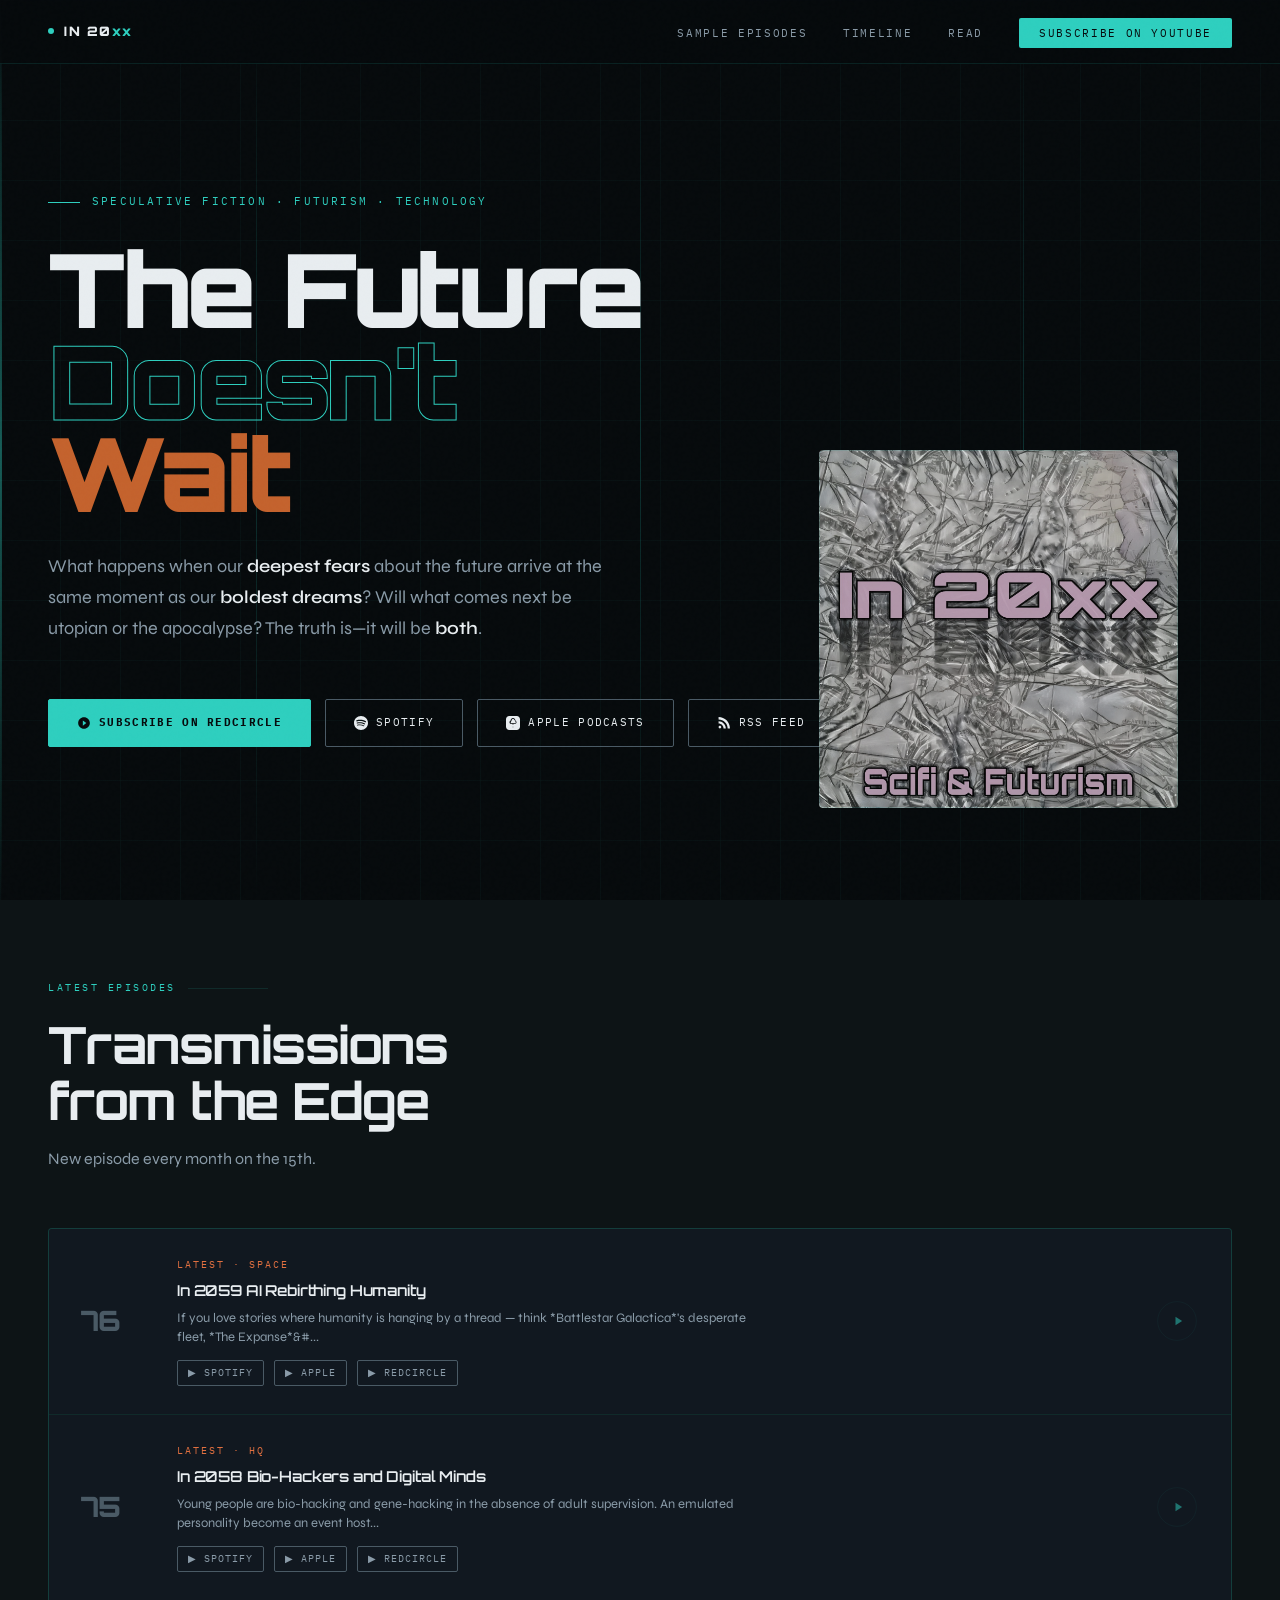
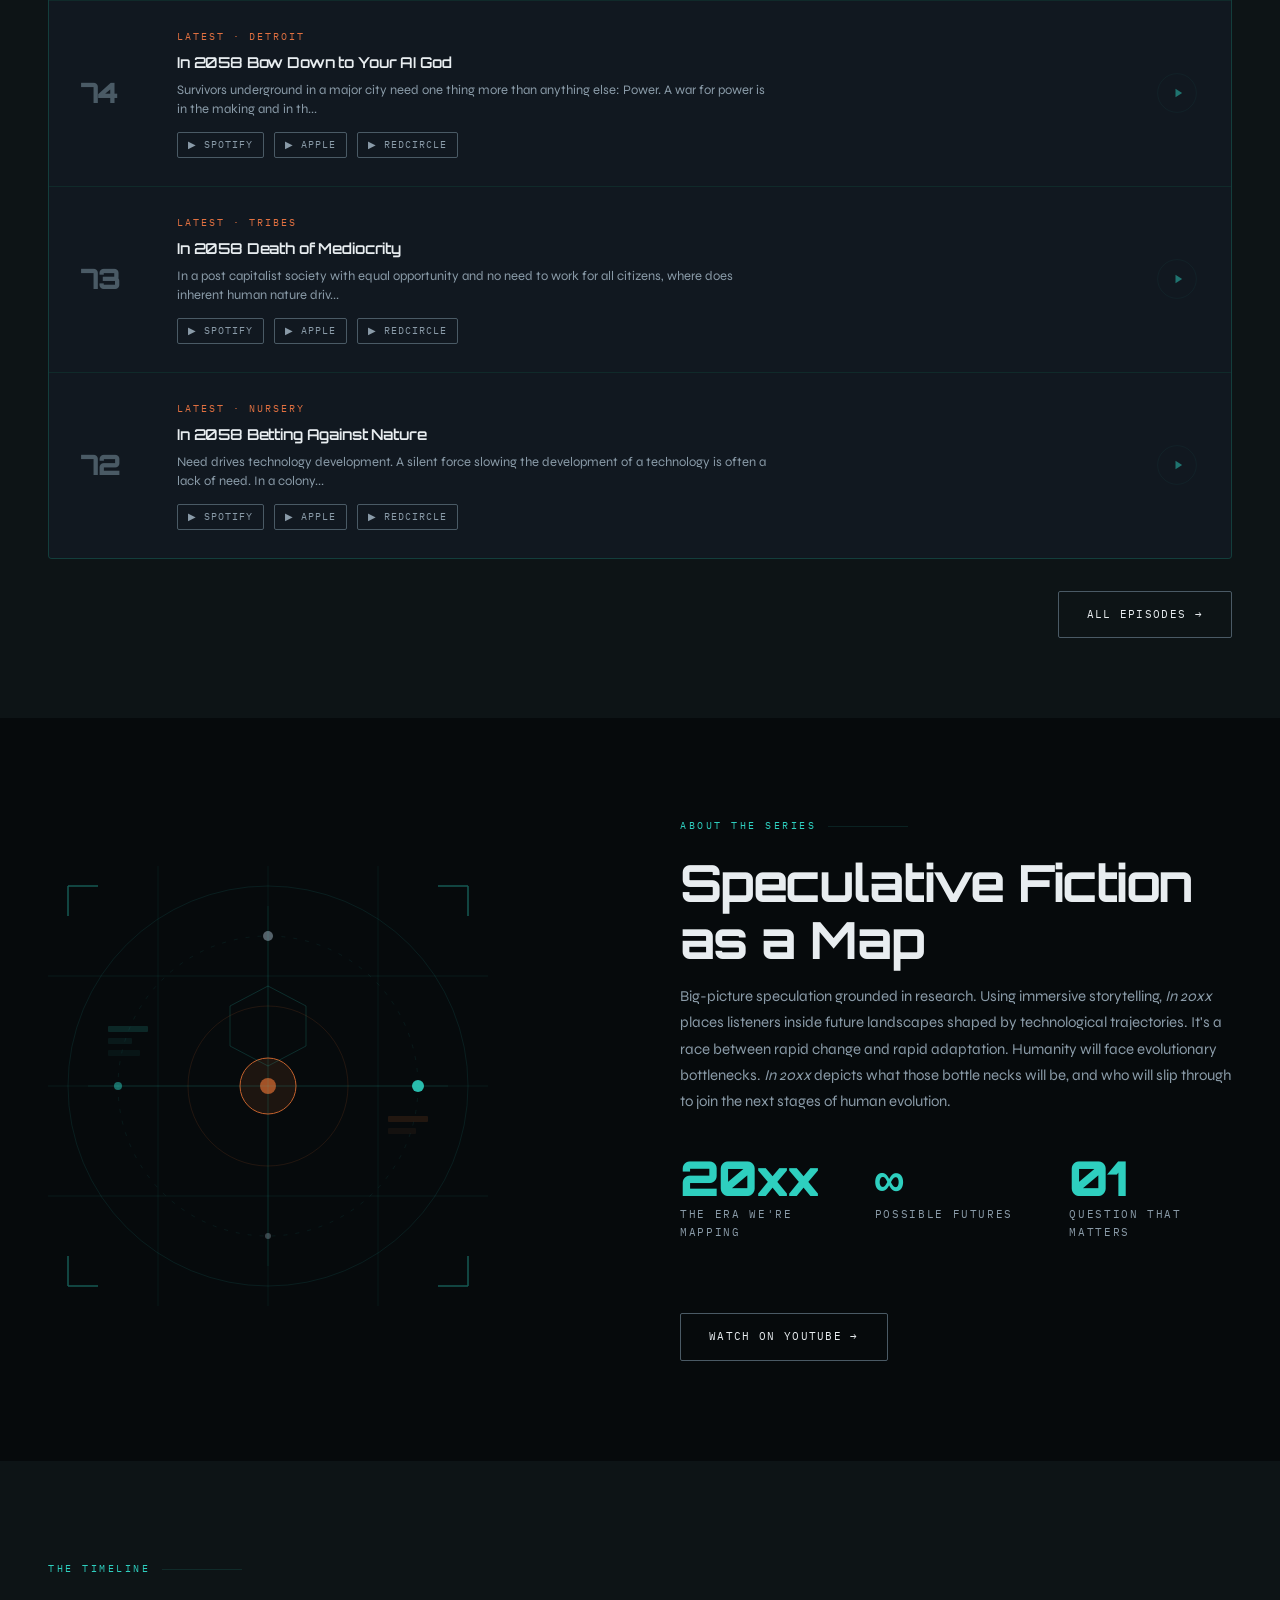
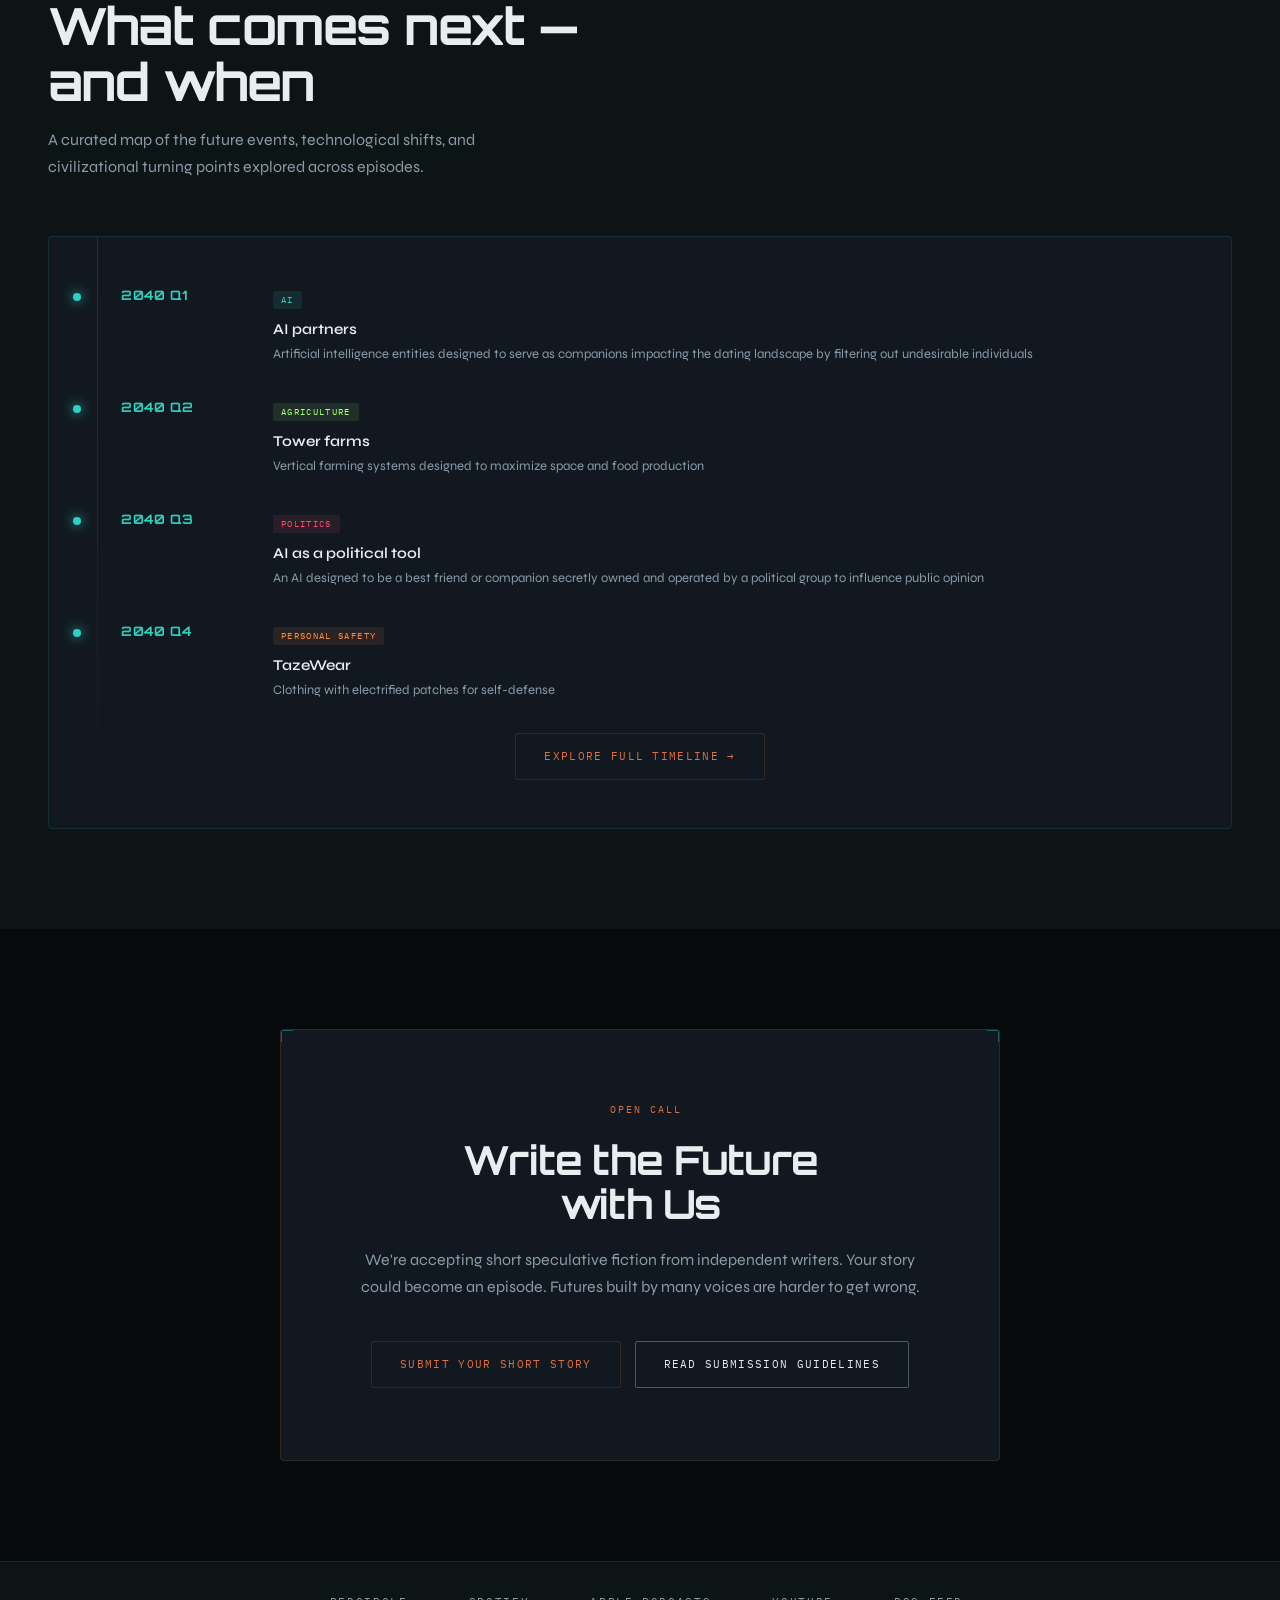
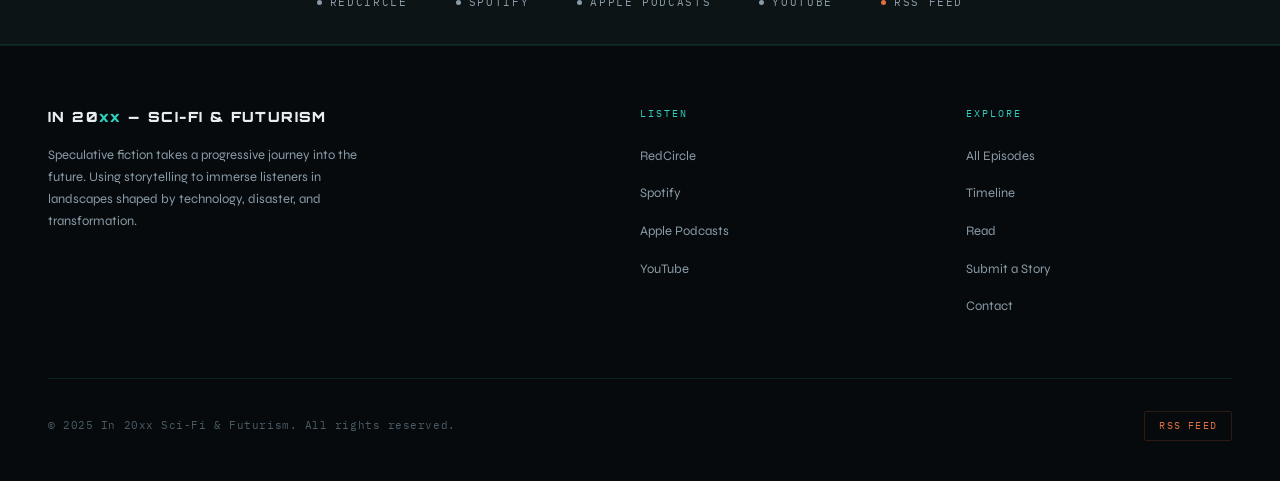
<file: index.html>
<!DOCTYPE html>
<html lang="en">

<head>
  <meta charset="UTF-8" />
  <meta name="viewport" content="width=device-width, initial-scale=1.0" />
  <title>In 20xx — Sci-Fi & Futurism</title>
  <link rel="icon" type="image/x-icon" href="favicon.ico" />
  <link rel="icon" type="image/png" sizes="64x64" href="favicon.png" />
  <link rel="preconnect" href="https://fonts.googleapis.com" />
  <link rel="preconnect" href="https://fonts.gstatic.com" crossorigin />
  <link
    href="https://fonts.googleapis.com/css2?family=Orbitron:wght@400;600;700;900&family=Syne:wght@400;500;600;700&family=IBM+Plex+Mono:wght@300;400&display=swap"
    rel="stylesheet" />
  <style>
    :root {
      --teal: #2ECFBF;
      --teal-dim: #1A8A82;
      --rust: #C4622D;
      --rust-bright: #E07040;
      --steel: #8A9BA8;
      --steel-dim: #4A5A65;
      --black: #060A0C;
      --black-mid: #0D1416;
      --black-light: #151D21;
      --black-card: #111820;
      --white: #E8EDF0;
      --white-dim: #8A9BA8;
      --border: rgba(46, 207, 191, 0.12);
      --border-rust: rgba(196, 98, 45, 0.2);
      --glow-teal: 0 0 40px rgba(46, 207, 191, 0.15);
      --glow-rust: 0 0 40px rgba(196, 98, 45, 0.15);
    }

    *,
    *::before,
    *::after {
      box-sizing: border-box;
      margin: 0;
      padding: 0;
    }

    html {
      scroll-behavior: smooth;
    }

    body {
      background: var(--black);
      color: var(--white);
      font-family: 'Syne', sans-serif;
      font-size: 16px;
      line-height: 1.6;
      overflow-x: hidden;
    }

    /* ─── NOISE OVERLAY ─── */
    body::before {
      content: '';
      position: fixed;
      inset: 0;
      background-image: url("data:image/svg+xml,%3Csvg viewBox='0 0 256 256' xmlns='http://www.w3.org/2000/svg'%3E%3Cfilter id='noise'%3E%3CfeTurbulence type='fractalNoise' baseFrequency='0.9' numOctaves='4' stitchTiles='stitch'/%3E%3C/filter%3E%3Crect width='100%25' height='100%25' filter='url(%23noise)' opacity='0.035'/%3E%3C/svg%3E");
      pointer-events: none;
      z-index: 9999;
      opacity: 0.4;
    }

    /* ─── GRID PATTERN ─── */
    .grid-bg {
      background-image:
        linear-gradient(rgba(46, 207, 191, 0.03) 1px, transparent 1px),
        linear-gradient(90deg, rgba(46, 207, 191, 0.03) 1px, transparent 1px);
      background-size: 60px 60px;
    }

    /* ─── TYPOGRAPHY ─── */
    h1,
    h2,
    h3,
    h4 {
      font-family: 'Orbitron', monospace;
      font-weight: 700;
      letter-spacing: -0.02em;
    }

    .mono {
      font-family: 'IBM Plex Mono', monospace;
    }

    /* ─── SCROLLBAR ─── */
    ::-webkit-scrollbar {
      width: 4px;
    }

    ::-webkit-scrollbar-track {
      background: var(--black-mid);
    }

    ::-webkit-scrollbar-thumb {
      background: var(--teal-dim);
    }

    /* ─── NAV ─── */
    nav {
      position: fixed;
      top: 0;
      left: 0;
      right: 0;
      z-index: 1000;
      display: flex;
      align-items: center;
      justify-content: space-between;
      padding: 0 48px;
      height: 64px;
      background: rgba(6, 10, 12, 0.85);
      backdrop-filter: blur(16px);
      border-bottom: 1px solid var(--border);
      transition: background 0.3s;
    }

    .nav-logo {
      font-family: 'Orbitron', monospace;
      font-size: 13px;
      font-weight: 900;
      letter-spacing: 0.12em;
      color: var(--white);
      text-decoration: none;
      display: flex;
      align-items: center;
      gap: 10px;
    }

    .nav-logo span {
      color: var(--teal);
    }

    .nav-dot {
      width: 6px;
      height: 6px;
      border-radius: 50%;
      background: var(--teal);
      animation: pulse-dot 2s ease-in-out infinite;
    }

    @keyframes pulse-dot {

      0%,
      100% {
        opacity: 1;
        transform: scale(1);
      }

      50% {
        opacity: 0.4;
        transform: scale(0.7);
      }
    }

    .nav-links {
      display: flex;
      align-items: center;
      gap: 36px;
      list-style: none;
    }

    .nav-links a {
      font-family: 'IBM Plex Mono', monospace;
      font-size: 11px;
      letter-spacing: 0.15em;
      text-transform: uppercase;
      color: var(--steel);
      text-decoration: none;
      transition: color 0.2s;
      position: relative;
    }

    .nav-links a::after {
      content: '';
      position: absolute;
      bottom: -4px;
      left: 0;
      right: 0;
      height: 1px;
      background: var(--teal);
      transform: scaleX(0);
      transform-origin: left;
      transition: transform 0.3s;
    }

    .nav-links a:hover {
      color: var(--teal);
    }

    .nav-links a:hover::after {
      transform: scaleX(1);
    }

    .nav-cta {
      font-family: 'IBM Plex Mono', monospace;
      font-size: 11px;
      letter-spacing: 0.12em;
      text-transform: uppercase;
      color: var(--black) !important;
      background: var(--teal);
      padding: 8px 20px;
      border-radius: 2px;
      text-decoration: none;
      transition: background 0.2s, color 0.2s !important;
    }

    .nav-cta:hover {
      background: var(--rust-bright) !important;
      color: var(--white) !important;
    }

    .nav-cta::after {
      display: none !important;
    }

    /* ─── HAMBURGER ─── */
    .nav-burger {
      display: none;
      flex-direction: column;
      gap: 5px;
      cursor: pointer;
      padding: 4px;
      background: none;
      border: none;
    }

    .nav-burger span {
      display: block;
      width: 24px;
      height: 2px;
      background: var(--steel);
      transition: all 0.3s;
    }

    /* ─── MOBILE NAV ─── */
    .mobile-nav {
      display: none;
      position: fixed;
      top: 64px;
      left: 0;
      right: 0;
      background: rgba(6, 10, 12, 0.97);
      backdrop-filter: blur(20px);
      border-bottom: 1px solid var(--border);
      padding: 24px 48px 32px;
      z-index: 999;
      flex-direction: column;
      gap: 20px;
    }

    .mobile-nav.open {
      display: flex;
    }

    .mobile-nav a {
      font-family: 'IBM Plex Mono', monospace;
      font-size: 13px;
      letter-spacing: 0.12em;
      text-transform: uppercase;
      color: var(--steel);
      text-decoration: none;
    }

    .mobile-nav a:hover {
      color: var(--teal);
    }

    /* ─── HERO ─── */
    #home {
      min-height: 100vh;
      display: flex;
      flex-direction: column;
      justify-content: center;
      padding: 120px 48px 80px;
      position: relative;
      overflow: hidden;
    }

    .hero-line {
      position: absolute;
      top: 0;
      bottom: 0;
      width: 1px;
      background: linear-gradient(to bottom, transparent, var(--teal-dim), transparent);
      opacity: 0.3;
    }

    .hero-line:nth-child(1) {
      left: 20%;
    }

    .hero-line:nth-child(2) {
      left: 50%;
    }

    .hero-line:nth-child(3) {
      right: 20%;
    }

    .hero-scan {
      position: absolute;
      top: 0;
      bottom: 0;
      left: 0;
      width: 2px;
      background: linear-gradient(to bottom, transparent, var(--teal), transparent);
      opacity: 0.4;
      animation: scan 8s ease-in-out infinite;
    }

    @keyframes scan {
      0% {
        left: 0;
        opacity: 0;
      }

      10% {
        opacity: 0.4;
      }

      90% {
        opacity: 0.4;
      }

      100% {
        left: 100%;
        opacity: 0;
      }
    }

    .hero-tag {
      font-family: 'IBM Plex Mono', monospace;
      font-size: 11px;
      letter-spacing: 0.2em;
      text-transform: uppercase;
      color: var(--teal);
      margin-bottom: 32px;
      display: flex;
      align-items: center;
      gap: 12px;
      animation: fadeUp 1s 0.2s both;
    }

    .hero-tag::before {
      content: '';
      display: block;
      width: 32px;
      height: 1px;
      background: var(--teal);
    }

    .hero-title {
      font-size: clamp(52px, 8vw, 120px);
      font-weight: 900;
      line-height: 0.9;
      letter-spacing: -0.04em;
      margin-bottom: 32px;
      animation: fadeUp 1s 0.4s both;
    }

    .hero-title em {
      font-style: normal;
      color: transparent;
      -webkit-text-stroke: 1px var(--teal);
    }

    .hero-title .accent {
      color: var(--rust);
    }

    .hero-sub {
      font-size: 18px;
      color: var(--steel);
      max-width: 560px;
      line-height: 1.7;
      margin-bottom: 56px;
      animation: fadeUp 1s 0.6s both;
    }

    .hero-sub strong {
      color: var(--white);
      font-weight: 600;
    }

    .hero-ctas {
      display: flex;
      flex-wrap: wrap;
      gap: 14px;
      animation: fadeUp 1s 0.8s both;
    }

    .btn {
      display: inline-flex;
      align-items: center;
      gap: 8px;
      padding: 14px 28px;
      font-family: 'IBM Plex Mono', monospace;
      font-size: 11px;
      letter-spacing: 0.12em;
      text-transform: uppercase;
      text-decoration: none;
      border: 1px solid;
      border-radius: 2px;
      transition: all 0.25s;
      cursor: pointer;
    }

    .btn-primary {
      background: var(--teal);
      color: var(--black);
      border-color: var(--teal);
      font-weight: 700;
    }

    .btn-primary:hover {
      background: transparent;
      color: var(--teal);
    }

    .btn-secondary {
      background: transparent;
      color: var(--white);
      border-color: var(--steel-dim);
    }

    .btn-secondary:hover {
      border-color: var(--teal);
      color: var(--teal);
    }

    .btn-rust {
      background: transparent;
      color: var(--rust-bright);
      border-color: var(--border-rust);
    }

    .btn-rust:hover {
      background: var(--rust);
      color: var(--white);
      border-color: var(--rust);
    }

    .btn svg {
      width: 14px;
      height: 14px;
      fill: currentColor;
    }

    /* cover art float */
    .hero-cover {
      position: absolute;
      right: 8%;
      top: 50%;
      transform: translateY(-50%);
      width: clamp(200px, 28vw, 380px);
      aspect-ratio: 1;
      border-radius: 4px;
      overflow: hidden;
      animation: fadeUp 1.2s 0.3s both;
    }

    .hero-cover img {
      width: 100%;
      height: 100%;
      object-fit: cover;
      filter: saturate(0.7) brightness(0.85);
    }

    .hero-cover::after {
      content: '';
      position: absolute;
      inset: 0;
      border: 1px solid var(--border);
      border-radius: 4px;
      box-shadow: var(--glow-teal), inset 0 0 60px rgba(46, 207, 191, 0.04);
    }

    /* ─── SECTION SHARED ─── */
    section {
      padding: 100px 48px;
    }

    .section-label {
      font-family: 'IBM Plex Mono', monospace;
      font-size: 10px;
      letter-spacing: 0.25em;
      text-transform: uppercase;
      color: var(--teal);
      margin-bottom: 20px;
      display: flex;
      align-items: center;
      gap: 12px;
    }

    .section-label::after {
      content: '';
      flex: 1;
      height: 1px;
      background: var(--border);
      max-width: 80px;
    }

    .section-title {
      font-size: clamp(28px, 4vw, 52px);
      font-weight: 700;
      letter-spacing: -0.03em;
      line-height: 1.1;
      margin-bottom: 16px;
    }

    .section-desc {
      color: var(--steel);
      font-size: 16px;
      max-width: 500px;
      line-height: 1.7;
      margin-bottom: 56px;
    }

    /* ─── EPISODES ─── */
    #episodes {
      background: var(--black-mid);
    }

    .episodes-grid {
      display: grid;
      grid-template-columns: 1fr;
      gap: 1px;
      background: var(--border);
      border: 1px solid var(--border);
      border-radius: 4px;
      overflow: hidden;
    }

    .episode-card {
      background: var(--black-card);
      display: grid;
      grid-template-columns: 72px 1fr auto;
      align-items: center;
      gap: 24px;
      padding: 28px 32px;
      transition: background 0.2s;
      text-decoration: none;
      color: inherit;
    }

    .episode-card:hover {
      background: var(--black-light);
    }

    .episode-card:hover .ep-num {
      color: var(--teal);
    }

    .episode-card:hover .ep-play {
      opacity: 1;
      transform: scale(1);
    }

    .ep-num {
      font-family: 'Orbitron', monospace;
      font-size: 28px;
      font-weight: 900;
      color: var(--steel-dim);
      letter-spacing: -0.04em;
      transition: color 0.2s;
      line-height: 1;
    }


    .ep-tag {
      font-family: 'IBM Plex Mono', monospace;
      font-size: 10px;
      letter-spacing: 0.2em;
      text-transform: uppercase;
      color: var(--rust-bright);
      margin-bottom: 6px;
    }

    .ep-title {
      font-family: 'Orbitron', monospace;
      font-size: 15px;
      font-weight: 600;
      color: var(--white);
      margin-bottom: 6px;
      letter-spacing: -0.01em;
    }

    .ep-desc {
      font-size: 13px;
      color: var(--steel);
      line-height: 1.5;
      max-width: 600px;
    }

    .ep-meta {
      font-family: 'IBM Plex Mono', monospace;
      font-size: 11px;
      color: var(--steel-dim);
      margin-top: 8px;
    }

    .ep-play {
      width: 44px;
      height: 44px;
      border: 1px solid var(--border);
      border-radius: 50%;
      display: flex;
      align-items: center;
      justify-content: center;
      color: var(--teal);
      opacity: 0.5;
      transform: scale(0.9);
      transition: all 0.25s;
      flex-shrink: 0;
    }

    .ep-play svg {
      width: 16px;
      height: 16px;
      fill: currentColor;
      margin-left: 2px;
    }

    /* episode listen row */
    .ep-listen-row {
      display: flex;
      gap: 10px;
      flex-wrap: wrap;
      margin-top: 12px;
    }

    .ep-listen-link {
      font-family: 'IBM Plex Mono', monospace;
      font-size: 10px;
      letter-spacing: 0.1em;
      text-transform: uppercase;
      color: var(--steel);
      text-decoration: none;
      border: 1px solid var(--steel-dim);
      padding: 4px 10px;
      border-radius: 2px;
      display: inline-flex;
      align-items: center;
      gap: 5px;
      transition: all 0.2s;
    }

    .ep-listen-link:hover {
      border-color: var(--teal);
      color: var(--teal);
    }

    /* ─── ABOUT ─── */
    #about {
      background: var(--black);
      position: relative;
      overflow: hidden;
    }

    .about-grid {
      display: grid;
      grid-template-columns: 1fr 1fr;
      gap: 80px;
      align-items: center;
    }

    .about-visual {
      position: relative;
      aspect-ratio: 1;
      max-width: 440px;
    }

    /* Geometric SVG illustration */
    .about-art {
      width: 100%;
      height: 100%;
    }

    .about-stat {
      display: flex;
      flex-direction: column;
      margin-bottom: 32px;
    }

    .stat-num {
      font-family: 'Orbitron', monospace;
      font-size: 48px;
      font-weight: 900;
      color: var(--teal);
      letter-spacing: -0.04em;
      line-height: 1;
    }

    .stat-label {
      font-family: 'IBM Plex Mono', monospace;
      font-size: 11px;
      letter-spacing: 0.15em;
      text-transform: uppercase;
      color: var(--steel);
      margin-top: 4px;
    }

    .stats-row {
      display: grid;
      grid-template-columns: repeat(3, 1fr);
      gap: 32px;
      margin-bottom: 40px;
    }

    /* ─── TIMELINE PREVIEW ─── */
    #timeline-preview {
      background: var(--black-mid);
      position: relative;
    }

    .timeline-inner {
      border: 1px solid var(--border);
      border-radius: 4px;
      padding: 48px;
      background: var(--black-card);
      position: relative;
      overflow: hidden;
    }

    .timeline-inner::before {
      content: '';
      position: absolute;
      top: 0;
      left: 48px;
      bottom: 0;
      width: 1px;
      background: linear-gradient(to bottom, var(--teal-dim), transparent);
      opacity: 0.3;
    }

    .timeline-entry {
      display: grid;
      grid-template-columns: 120px 1fr;
      gap: 32px;
      margin-bottom: 32px;
      align-items: start;
      padding-left: 24px;
      position: relative;
    }

    .timeline-entry::before {
      content: '';
      position: absolute;
      left: -24px;
      top: 8px;
      width: 8px;
      height: 8px;
      background: var(--teal);
      border-radius: 50%;
      box-shadow: 0 0 12px var(--teal);
    }

    .tl-year {
      font-family: 'Orbitron', monospace;
      font-size: 13px;
      font-weight: 700;
      color: var(--teal);
      letter-spacing: 0.05em;
    }

    .tl-event-title {
      font-family: 'Syne', sans-serif;
      font-weight: 600;
      font-size: 15px;
      color: var(--white);
      margin-bottom: 4px;
    }

    .tl-event-desc {
      font-size: 13px;
      color: var(--steel);
      line-height: 1.5;
    }

    .tl-tag {
      display: inline-block;
      font-family: 'IBM Plex Mono', monospace;
      font-size: 9px;
      letter-spacing: 0.15em;
      text-transform: uppercase;
      padding: 2px 8px;
      border-radius: 2px;
      margin-bottom: 8px;
    }

    .tl-tag.tech {
      background: rgba(46, 207, 191, 0.1);
      color: var(--teal);
    }

    .tl-tag.social {
      background: rgba(196, 98, 45, 0.1);
      color: var(--rust-bright);
    }

    .tl-tag.crisis {
      background: rgba(220, 50, 50, 0.1);
      color: #E05050;
    }

    /* ─── TIMELINE PAGE ─── */
    .timeline-page-list {
      max-width: 800px;
      margin: 0 auto;
      position: relative;
      padding-left: 40px;
      border-left: 1px solid var(--border);
    }

    .timeline-page-entry {
      margin-bottom: 48px;
      position: relative;
    }

    .timeline-page-entry:last-child {
      margin-bottom: 0;
    }

    .timeline-page-marker {
      position: absolute;
      left: -48px;
      top: 6px;
      width: 14px;
      height: 14px;
      border-radius: 50%;
      background: var(--black);
      display: flex;
      align-items: center;
      justify-content: center;
    }

    .timeline-page-marker span {
      width: 6px;
      height: 6px;
      border-radius: 50%;
      display: block;
    }

    .timeline-page-date {
      font-family: 'IBM Plex Mono', monospace;
      font-size: 11px;
      letter-spacing: 0.15em;
      margin-bottom: 8px;
    }

    /* ─── STORY SUBMISSION ─── */
    #submit {
      background: var(--black);
      text-align: center;
    }

    .submit-inner {
      max-width: 720px;
      margin: 0 auto;
      padding: 72px 64px;
      border: 1px solid var(--border-rust);
      border-radius: 4px;
      position: relative;
      background: var(--black-card);
      overflow: hidden;
    }

    .submit-inner::before {
      content: '';
      position: absolute;
      inset: 0;
      background: radial-gradient(ellipse at 50% 0%, rgba(196, 98, 45, 0.06), transparent 70%);
    }

    .submit-inner .section-label {
      justify-content: center;
    }

    .submit-inner .section-label::after {
      display: none;
    }

    .submit-inner .section-label::before {
      content: '';
      flex: 0;
      width: 32px;
      height: 1px;
      background: var(--rust);
    }

    .submit-inner .section-title {
      font-size: clamp(22px, 3.5vw, 40px);
    }

    .submit-inner .section-desc {
      max-width: 100%;
      text-align: center;
      margin-left: auto;
      margin-right: auto;
    }

    /* ─── PLATFORMS STRIP ─── */
    .platforms-strip {
      background: var(--black-mid);
      padding: 32px 48px;
      border-top: 1px solid var(--border);
      border-bottom: 1px solid var(--border);
    }

    .platforms-inner {
      display: flex;
      align-items: center;
      justify-content: center;
      gap: 48px;
      flex-wrap: wrap;
    }

    .platform-link {
      font-family: 'IBM Plex Mono', monospace;
      font-size: 11px;
      letter-spacing: 0.15em;
      text-transform: uppercase;
      color: var(--steel);
      text-decoration: none;
      display: flex;
      align-items: center;
      gap: 8px;
      transition: color 0.2s;
    }

    .platform-link:hover {
      color: var(--teal);
    }

    .platform-link .dot {
      width: 5px;
      height: 5px;
      border-radius: 50%;
      background: currentColor;
    }

    /* ─── FOOTER ─── */
    footer {
      padding: 60px 48px 40px;
      border-top: 1px solid var(--border);
      background: var(--black);
    }

    .footer-grid {
      display: grid;
      grid-template-columns: 2fr 1fr 1fr;
      gap: 60px;
      margin-bottom: 60px;
    }

    .footer-brand-name {
      font-family: 'Orbitron', monospace;
      font-size: 14px;
      font-weight: 900;
      letter-spacing: 0.1em;
      color: var(--white);
      margin-bottom: 16px;
    }

    .footer-brand-name span {
      color: var(--teal);
    }

    .footer-desc {
      font-size: 13px;
      color: var(--steel);
      line-height: 1.7;
      max-width: 320px;
    }

    .footer-col-title {
      font-family: 'IBM Plex Mono', monospace;
      font-size: 10px;
      letter-spacing: 0.2em;
      text-transform: uppercase;
      color: var(--teal);
      margin-bottom: 20px;
    }

    .footer-links {
      display: flex;
      flex-direction: column;
      gap: 12px;
      list-style: none;
    }

    .footer-links a {
      font-size: 13px;
      color: var(--steel);
      text-decoration: none;
      transition: color 0.2s;
    }

    .footer-links a:hover {
      color: var(--white);
    }

    .footer-bottom {
      display: flex;
      align-items: center;
      justify-content: space-between;
      padding-top: 32px;
      border-top: 1px solid var(--border);
    }

    .footer-copy {
      font-family: 'IBM Plex Mono', monospace;
      font-size: 11px;
      color: var(--steel-dim);
      letter-spacing: 0.05em;
    }

    .rss-btn {
      font-family: 'IBM Plex Mono', monospace;
      font-size: 10px;
      letter-spacing: 0.12em;
      text-transform: uppercase;
      color: var(--rust-bright);
      border: 1px solid var(--border-rust);
      padding: 6px 14px;
      border-radius: 2px;
      text-decoration: none;
      transition: all 0.2s;
    }

    .rss-btn:hover {
      background: var(--rust);
      color: var(--white);
    }

    /* ─── DIVIDER ─── */
    .hr {
      height: 1px;
      background: var(--border);
      margin: 0 48px;
    }

    /* ─── ANIMATIONS ─── */
    @keyframes fadeUp {
      from {
        opacity: 0;
        transform: translateY(30px);
      }

      to {
        opacity: 1;
        transform: translateY(0);
      }
    }

    .reveal {
      opacity: 0;
      transform: translateY(24px);
      transition: opacity 0.7s, transform 0.7s;
    }

    .reveal.visible {
      opacity: 1;
      transform: translateY(0);
    }

    /* ─── CORNER MARKS ─── */
    .corner-marks {
      position: relative;
    }

    .corner-marks::before,
    .corner-marks::after {
      content: '';
      position: absolute;
      width: 12px;
      height: 12px;
      border-color: var(--teal);
      border-style: solid;
      opacity: 0.4;
    }

    .corner-marks::before {
      top: 0;
      left: 0;
      border-width: 1px 0 0 1px;
    }

    .corner-marks::after {
      top: 0;
      right: 0;
      border-width: 1px 1px 0 0;
    }

    /* ─── RESPONSIVE ─── */
    @media (max-width: 1024px) {
      .hero-cover {
        display: none;
      }

      .about-grid {
        grid-template-columns: 1fr;
      }

      .about-visual {
        display: none;
      }

      .footer-grid {
        grid-template-columns: 1fr 1fr;
      }
    }

    @media (max-width: 768px) {
      nav {
        padding: 0 24px;
      }

      .nav-links {
        display: none;
      }

      .nav-burger {
        display: flex;
      }

      section {
        padding: 72px 24px;
      }

      #home {
        padding: 100px 24px 72px;
      }

      .episode-card {
        grid-template-columns: 48px 1fr;
        gap: 16px;
        padding: 20px 20px;
      }

      .ep-play {
        display: none;
      }

      .submit-inner {
        padding: 48px 28px;
      }

      .footer-grid {
        grid-template-columns: 1fr;
        gap: 36px;
      }

      .footer-bottom {
        flex-direction: column;
        gap: 16px;
        text-align: center;
      }

      .stats-row {
        grid-template-columns: 1fr 1fr;
      }

      .hero-ctas {
        flex-direction: column;
      }

      .btn {
        justify-content: center;
      }

      .platforms-inner {
        gap: 24px;
      }

      .timeline-entry {
        grid-template-columns: 80px 1fr;
        gap: 20px;
      }

      footer {
        padding: 48px 24px 32px;
      }

      .hr {
        margin: 0 24px;
      }

      .platforms-strip {
        padding: 28px 24px;
      }
    }

    /* ─── PAGE SECTIONS ─── */
    .page-section {
      display: none;
    }

    .page-section.active {
      display: block;
    }

    /* ─── EPISODES PAGE ─── */
    .episodes-page-header {
      padding: 140px 48px 72px;
      background: var(--black-mid);
      border-bottom: 1px solid var(--border);
      position: relative;
      overflow: hidden;
    }

    .episodes-page-header::after {
      content: '';
      position: absolute;
      bottom: 0;
      left: 0;
      right: 0;
      height: 1px;
      background: linear-gradient(90deg, transparent, var(--teal-dim), transparent);
      opacity: 0.5;
    }

    .episodes-full {
      padding: 60px 48px 100px;
    }

    .filter-row {
      display: flex;
      gap: 10px;
      margin-bottom: 40px;
      flex-wrap: wrap;
    }

    .filter-btn {
      font-family: 'IBM Plex Mono', monospace;
      font-size: 10px;
      letter-spacing: 0.12em;
      text-transform: uppercase;
      padding: 7px 16px;
      border: 1px solid var(--steel-dim);
      border-radius: 2px;
      background: transparent;
      color: var(--steel);
      cursor: pointer;
      transition: all 0.2s;
    }

    .filter-btn.active,
    .filter-btn:hover {
      border-color: var(--teal);
      color: var(--teal);
    }

    @media (max-width: 768px) {
      .episodes-page-header {
        padding: 100px 24px 48px;
      }

      .episodes-full {
        padding: 40px 24px 80px;
      }
    }
  </style>
</head>

<body>

  <!-- NAVIGATION -->
  <nav>
    <a href="#" class="nav-logo" onclick="showPage('home')">
      <div class="nav-dot"></div>
      <div>IN 20<span>xx</span></div>
    </a>
    <ul class="nav-links">
      <li><a href="#" onclick="showPage('episodes'); return false;">Sample Episodes</a></li>
      <li><a href="timeline.html">Timeline</a></li>
      <li><a href="read/">Read</a></li>
      <li><a href="https://www.youtube.com/@In20xx" target="_blank"
          class="nav-cta">Subscribe on YouTube</a></li>
    </ul>
    <button class="nav-burger" id="burgerBtn" aria-label="Menu">
      <span></span><span></span><span></span>
    </button>
  </nav>

  <div class="mobile-nav" id="mobileNav">
    <a href="#" onclick="showPage('episodes'); closeMobileNav(); return false;">Sample Episodes</a>
    <a href="#" onclick="showPage('timeline'); closeMobileNav(); return false;">Timeline</a>
    <a href="read/">Read</a>
    <a href="https://www.youtube.com/@In20xx" target="_blank">Subscribe on YouTube →</a>
  </div>

  <!-- ═══════════════════════════════ HOME PAGE ═══════════════════════════════ -->
  <div id="page-home" class="page-section active">

    <!-- HERO -->
    <section id="home" class="grid-bg">
      <div class="hero-line"></div>
      <div class="hero-line"></div>
      <div class="hero-line"></div>
      <div class="hero-scan"></div>

      <div class="hero-tag">Speculative Fiction · Futurism · Technology</div>

      <h1 class="hero-title">
        The Future<br />
        <em>Doesn't</em><br />
        <span class="accent">Wait</span>
      </h1>

      <p class="hero-sub">
        What happens when our <strong>deepest fears</strong> about the future arrive at the same moment as our
        <strong>boldest
          dreams</strong>?
        Will what comes next be utopian or the apocalypse? The truth is—it will be <strong>both</strong>.
      </p>

      <div class="hero-ctas">
        <a href="https://redcircle.com/shows/dd44d057-b58f-4ee0-ad5b-8c7a41368c72" target="_blank"
          class="btn btn-primary">
          <svg viewBox="0 0 24 24">
            <path d="M12 2C6.48 2 2 6.48 2 12s4.48 10 10 10 10-4.48 10-10S17.52 2 12 2zm-2 14.5v-9l6 4.5-6 4.5z" />
          </svg>
          Subscribe on RedCircle
        </a>
        <a href="https://open.spotify.com/show/2iweVZHyqBiu9ncpH9nWBp" target="_blank" class="btn btn-secondary">
          <svg viewBox="0 0 24 24">
            <path
              d="M12 0C5.4 0 0 5.4 0 12s5.4 12 12 12 12-5.4 12-12S18.66 0 12 0zm5.521 17.34c-.24.359-.66.48-1.021.24-2.82-1.74-6.36-2.101-10.561-1.141-.418.122-.779-.179-.899-.539-.12-.421.18-.78.54-.9 4.56-1.021 8.52-.6 11.64 1.32.42.18.479.659.301 1.02zm1.44-3.3c-.301.42-.841.6-1.262.3-3.239-1.98-8.159-2.58-11.939-1.38-.479.12-1.02-.12-1.14-.6-.12-.48.12-1.021.6-1.141C9.6 9.9 15 10.561 18.72 12.84c.361.181.54.78.241 1.2zm.12-3.36C15.24 8.4 8.82 8.16 5.16 9.301c-.6.179-1.2-.181-1.38-.721-.18-.601.18-1.2.72-1.381 4.26-1.26 11.28-1.02 15.721 1.621.539.3.719 1.02.419 1.56-.299.421-1.02.599-1.559.3z" />
          </svg>
          Spotify
        </a>
        <a href="https://podcasts.apple.com/us/podcast/in-20xx-sci-fi-and-futurism/id1628475228" target="_blank"
          class="btn btn-secondary">
          <svg viewBox="0 0 24 24">
            <path
              d="M18.5 0h-13C2.5 0 0 2.5 0 5.5v13C0 21.5 2.5 24 5.5 24h13c3 0 5.5-2.5 5.5-5.5v-13C24 2.5 21.5 0 18.5 0zM12 3.5c2.2 0 4 1.8 4 4v.3c1.2.5 2 1.6 2 2.9 0 1.7-1.3 3-3 3-.5 0-.9-.1-1.3-.3-.4.7-1.1 1.3-1.9 1.5l.5 4.2c.1.5-.3 1-.8 1H12.5c-.5 0-.9-.5-.8-1l.5-4.2c-.8-.2-1.5-.8-1.9-1.5-.4.2-.8.3-1.3.3-1.7 0-3-1.3-3-3 0-1.3.8-2.4 2-2.9V7.5c0-2.2 1.8-4 4-4zm0 1.5c-1.4 0-2.5 1.1-2.5 2.5v.9c-.8.3-1.5 1.1-1.5 2.1 0 1.1.9 2 2 2 .5 0 .9-.2 1.2-.5.3.3.7.5 1.2.5s.9-.2 1.2-.5c.3.3.7.5 1.2.5 1.1 0 2-.9 2-2 0-1-.7-1.8-1.5-2.1v-.9C14.5 6.1 13.4 5 12 5z" />
          </svg>
          Apple Podcasts
        </a>
        <a href="https://feeds.redcircle.com/dd44d057-b58f-4ee0-ad5b-8c7a41368c72" target="_blank"
          class="btn btn-secondary">
          <svg viewBox="0 0 24 24">
            <path
              d="M4.98 16.71c-1.26 0-2.28 1.03-2.28 2.29s1.02 2.29 2.28 2.29 2.29-1.03 2.29-2.29-1.03-2.29-2.29-2.29zM2.7 8.95v3.92c4.7 0 8.52 3.82 8.52 8.53h3.92c0-6.86-5.57-12.45-12.44-12.45zM2.7 1.9v3.92c8.61 0 15.6 6.99 15.6 15.58h3.92c0-10.77-8.74-19.5-19.52-19.5z" />
          </svg>
          RSS Feed
        </a>
        <a href="https://www.youtube.com/@In20xx" target="_blank" class="btn btn-rust">
          ▶ YouTube
        </a>
      </div>

      <div class="hero-cover">
        <img src="podcast_cover.png" alt="In 20xx Sci-Fi & Futurism podcast cover" />
      </div>
    </section>

    <!-- LATEST EPISODES -->
    <section id="episodes-home" style="padding-top:80px; padding-bottom:80px; background: var(--black-mid);">
      <div class="section-label">Latest Episodes</div>
      <h2 class="section-title reveal">Transmissions<br />from the Edge</h2>
      <p class="section-desc reveal">New episode every month on the 15th.</p>

      <div class="episodes-grid reveal">

        <div class="episode-card">
          <div class="ep-num">76</div>
          <div class="ep-body">
            <div class="ep-tag">Latest · Space</div>
            <div class="ep-title">In 2059 AI Rebirthing Humanity</div>
            <div class="ep-desc">If you love stories where humanity is hanging by a thread — think *Battlestar
              Galactica*&#39;s desperate fleet, *The Expanse*&#...</div>
            <div class="ep-listen-row">
              <a href="https://open.spotify.com/show/2iweVZHyqBiu9ncpH9nWBp" class="ep-listen-link" target="_blank">▶
                Spotify</a>
              <a href="https://podcasts.apple.com/us/podcast/in-20xx-sci-fi-and-futurism/id1628475228"
                class="ep-listen-link" target="_blank">▶ Apple</a>
              <a href="https://redcircle.com/shows/dd44d057-b58f-4ee0-ad5b-8c7a41368c72" class="ep-listen-link"
                target="_blank">▶ RedCircle</a>
            </div>
          </div>
          <div class="ep-play" style="cursor: pointer;"
            data-audio="https://audio4.redcircle.com/episodes/3e1db053-4599-46de-9baa-f6abdd0b8be5/stream.mp3"><svg
              viewBox="0 0 24 24">
              <path d="M8 5v14l11-7z" />
            </svg></div>
        </div>

        <div class="episode-card">
          <div class="ep-num">75</div>
          <div class="ep-body">
            <div class="ep-tag">Latest · HQ</div>
            <div class="ep-title">In 2058 Bio-Hackers and Digital Minds</div>
            <div class="ep-desc">Young people are bio-hacking and gene-hacking in the absence of adult supervision. An
              emulated personality become an event host...</div>
            <div class="ep-listen-row">
              <a href="https://open.spotify.com/show/2iweVZHyqBiu9ncpH9nWBp" class="ep-listen-link" target="_blank">▶
                Spotify</a>
              <a href="https://podcasts.apple.com/us/podcast/in-20xx-sci-fi-and-futurism/id1628475228"
                class="ep-listen-link" target="_blank">▶ Apple</a>
              <a href="https://redcircle.com/shows/dd44d057-b58f-4ee0-ad5b-8c7a41368c72" class="ep-listen-link"
                target="_blank">▶ RedCircle</a>
            </div>
          </div>
          <div class="ep-play" style="cursor: pointer;"
            data-audio="https://audio4.redcircle.com/episodes/9d44a3ef-73ef-4032-b7af-225dc146c5ae/stream.mp3"><svg
              viewBox="0 0 24 24">
              <path d="M8 5v14l11-7z" />
            </svg></div>
        </div>

        <div class="episode-card">
          <div class="ep-num">74</div>
          <div class="ep-body">
            <div class="ep-tag">Latest · Detroit</div>
            <div class="ep-title">In 2058 Bow Down to Your AI God</div>
            <div class="ep-desc">Survivors underground in a major city need one thing more than anything else: Power. A
              war for power is in the making and in th...</div>
            <div class="ep-listen-row">
              <a href="https://open.spotify.com/show/2iweVZHyqBiu9ncpH9nWBp" class="ep-listen-link" target="_blank">▶
                Spotify</a>
              <a href="https://podcasts.apple.com/us/podcast/in-20xx-sci-fi-and-futurism/id1628475228"
                class="ep-listen-link" target="_blank">▶ Apple</a>
              <a href="https://redcircle.com/shows/dd44d057-b58f-4ee0-ad5b-8c7a41368c72" class="ep-listen-link"
                target="_blank">▶ RedCircle</a>
            </div>
          </div>
          <div class="ep-play" style="cursor: pointer;"
            data-audio="https://audio4.redcircle.com/episodes/f426df8e-0e26-4898-829d-36fd4df1a56e/stream.mp3"><svg
              viewBox="0 0 24 24">
              <path d="M8 5v14l11-7z" />
            </svg></div>
        </div>

        <div class="episode-card">
          <div class="ep-num">73</div>
          <div class="ep-body">
            <div class="ep-tag">Latest · Tribes</div>
            <div class="ep-title">In 2058 Death of Mediocrity</div>
            <div class="ep-desc">In a post capitalist society with equal opportunity and no need to work for all
              citizens, where does inherent human nature driv...</div>
            <div class="ep-listen-row">
              <a href="https://open.spotify.com/show/2iweVZHyqBiu9ncpH9nWBp" class="ep-listen-link" target="_blank">▶
                Spotify</a>
              <a href="https://podcasts.apple.com/us/podcast/in-20xx-sci-fi-and-futurism/id1628475228"
                class="ep-listen-link" target="_blank">▶ Apple</a>
              <a href="https://redcircle.com/shows/dd44d057-b58f-4ee0-ad5b-8c7a41368c72" class="ep-listen-link"
                target="_blank">▶ RedCircle</a>
            </div>
          </div>
          <div class="ep-play" style="cursor: pointer;"
            data-audio="https://audio4.redcircle.com/episodes/743ff0d7-badc-4cf4-ba2a-5e890c4381b7/stream.mp3"><svg
              viewBox="0 0 24 24">
              <path d="M8 5v14l11-7z" />
            </svg></div>
        </div>

        <div class="episode-card">
          <div class="ep-num">72</div>
          <div class="ep-body">
            <div class="ep-tag">Latest · Nursery</div>
            <div class="ep-title">In 2058 Betting Against Nature</div>
            <div class="ep-desc">Need drives technology development. A silent force slowing the development of a
              technology is often a lack of need. In a colony...</div>
            <div class="ep-listen-row">
              <a href="https://open.spotify.com/show/2iweVZHyqBiu9ncpH9nWBp" class="ep-listen-link" target="_blank">▶
                Spotify</a>
              <a href="https://podcasts.apple.com/us/podcast/in-20xx-sci-fi-and-futurism/id1628475228"
                class="ep-listen-link" target="_blank">▶ Apple</a>
              <a href="https://redcircle.com/shows/dd44d057-b58f-4ee0-ad5b-8c7a41368c72" class="ep-listen-link"
                target="_blank">▶ RedCircle</a>
            </div>
          </div>
          <div class="ep-play" style="cursor: pointer;"
            data-audio="https://audio4.redcircle.com/episodes/7eff44ee-0241-473b-8ff6-cec4c434b9da/stream.mp3"><svg
              viewBox="0 0 24 24">
              <path d="M8 5v14l11-7z" />
            </svg></div>
        </div>
      </div>

      <div style="margin-top:32px; text-align:right;">
        <a href="https://redcircle.com/shows/dd44d057-b58f-4ee0-ad5b-8c7a41368c72" target="_blank"
          class="btn btn-secondary" style="display:inline-flex;">All Episodes →</a>
      </div>
    </section>

    <!-- ABOUT -->
    <section id="about">
      <div class="about-grid">
        <div class="about-visual">
          <!-- Geometric SVG illustration -->
          <svg class="about-art" viewBox="0 0 440 440" fill="none" xmlns="http://www.w3.org/2000/svg">
            <!-- Grid lines -->
            <line x1="0" y1="110" x2="440" y2="110" stroke="rgba(46,207,191,0.08)" stroke-width="1" />
            <line x1="0" y1="220" x2="440" y2="220" stroke="rgba(46,207,191,0.08)" stroke-width="1" />
            <line x1="0" y1="330" x2="440" y2="330" stroke="rgba(46,207,191,0.08)" stroke-width="1" />
            <line x1="110" y1="0" x2="110" y2="440" stroke="rgba(46,207,191,0.08)" stroke-width="1" />
            <line x1="220" y1="0" x2="220" y2="440" stroke="rgba(46,207,191,0.08)" stroke-width="1" />
            <line x1="330" y1="0" x2="330" y2="440" stroke="rgba(46,207,191,0.08)" stroke-width="1" />
            <!-- Outer ring -->
            <circle cx="220" cy="220" r="200" stroke="rgba(46,207,191,0.1)" stroke-width="1" />
            <circle cx="220" cy="220" r="150" stroke="rgba(46,207,191,0.08)" stroke-width="1" stroke-dasharray="4 8" />
            <circle cx="220" cy="220" r="80" stroke="rgba(196,98,45,0.15)" stroke-width="1" />
            <!-- Core -->
            <circle cx="220" cy="220" r="28" fill="rgba(196,98,45,0.12)" stroke="#C4622D" stroke-width="1" />
            <circle cx="220" cy="220" r="8" fill="#C4622D" opacity="0.8" />
            <!-- Orbit dot -->
            <circle cx="370" cy="220" r="6" fill="#2ECFBF" opacity="0.9" />
            <circle cx="70" cy="220" r="4" fill="#2ECFBF" opacity="0.5" />
            <circle cx="220" cy="70" r="5" fill="#8A9BA8" opacity="0.6" />
            <circle cx="220" cy="370" r="3" fill="#8A9BA8" opacity="0.4" />
            <!-- Cross hairs -->
            <line x1="220" y1="40" x2="220" y2="400" stroke="rgba(46,207,191,0.12)" stroke-width="1" />
            <line x1="40" y1="220" x2="400" y2="220" stroke="rgba(46,207,191,0.12)" stroke-width="1" />
            <!-- Hexagonal marks -->
            <polygon points="220,120 258,140 258,180 220,200 182,180 182,140" stroke="rgba(46,207,191,0.18)"
              stroke-width="1" fill="none" />
            <!-- Corner brackets -->
            <path d="M20 20 L20 50 M20 20 L50 20" stroke="rgba(46,207,191,0.4)" stroke-width="1.5" />
            <path d="M420 20 L420 50 M420 20 L390 20" stroke="rgba(46,207,191,0.4)" stroke-width="1.5" />
            <path d="M20 420 L20 390 M20 420 L50 420" stroke="rgba(46,207,191,0.4)" stroke-width="1.5" />
            <path d="M420 420 L420 390 M420 420 L390 420" stroke="rgba(46,207,191,0.4)" stroke-width="1.5" />
            <!-- Data fragments -->
            <rect x="60" y="160" width="40" height="6" fill="rgba(46,207,191,0.15)" rx="1" />
            <rect x="60" y="172" width="24" height="6" fill="rgba(46,207,191,0.08)" rx="1" />
            <rect x="60" y="184" width="32" height="6" fill="rgba(46,207,191,0.06)" rx="1" />
            <rect x="340" y="250" width="40" height="6" fill="rgba(196,98,45,0.15)" rx="1" />
            <rect x="340" y="262" width="28" height="6" fill="rgba(196,98,45,0.08)" rx="1" />
          </svg>
        </div>
        <div>
          <div class="section-label reveal">About the Series</div>
          <h2 class="section-title reveal">Speculative Fiction<br />as a Map</h2>
          <p style="color:var(--steel); font-size:15px; line-height:1.75; margin-bottom:40px;" class="reveal">
            Big-picture speculation grounded in research. Using immersive storytelling, <em>In 20xx</em> places
            listeners inside future landscapes shaped by technological trajectories. It's a race between rapid change
            and rapid adaptation. Humanity will face evolutionary bottlenecks. <em>In 20xx</em> depicts what those
            bottle necks will be, and who will slip through to join the next stages of human evolution.
          </p>
          <div class="stats-row reveal">
            <div class="about-stat">
              <div class="stat-num">20xx</div>
              <div class="stat-label">The era we're mapping</div>
            </div>
            <div class="about-stat">
              <div class="stat-num">∞</div>
              <div class="stat-label">Possible futures</div>
            </div>
            <div class="about-stat">
              <div class="stat-num">01</div>
              <div class="stat-label">Question that matters</div>
            </div>
          </div>
          <a href="https://www.youtube.com/@In20xx" target="_blank" class="btn btn-secondary reveal">Watch on YouTube
            →</a>
        </div>
      </div>
    </section>

    <!-- TIMELINE PREVIEW -->
    <section id="timeline-preview">
      <div class="section-label reveal">The Timeline</div>
      <h2 class="section-title reveal">What comes next —<br />and when</h2>
      <p class="section-desc reveal">A curated map of the future events, technological shifts, and civilizational
        turning points explored across episodes.</p>

      <div class="timeline-inner reveal">
        <div id="timeline-preview-list" aria-live="polite"></div>
        <div style="margin-top:32px; text-align:center;">
          <a href="timeline.html" class="btn btn-rust" style="display:inline-flex;">Explore Full Timeline →</a>
        </div>
      </div>
    </section>

    <!-- STORY SUBMISSION -->
    <section id="submit">
      <div class="submit-inner corner-marks">
        <div class="section-label" style="justify-content:center;"><span
            style="color:var(--rust-bright); letter-spacing:0.2em;">Open Call</span></div>
        <h2 class="section-title" style="margin-bottom:20px;">Write the Future<br />with Us</h2>
        <p class="section-desc" style="margin:0 auto 40px; text-align:center;">
          We're accepting short speculative fiction from independent writers. Your story could become an episode.
          Futures built by many voices are harder to get wrong.
        </p>
        <div style="display:flex; gap:14px; justify-content:center; flex-wrap:wrap;">
          <a href="mailto:submit@in20xx.com" class="btn btn-rust">Submit Your Short Story</a>
          <a href="#" class="btn btn-secondary">Read Submission Guidelines</a>
        </div>
      </div>
    </section>

    <!-- PLATFORMS STRIP -->
    <div class="platforms-strip">
      <div class="platforms-inner">
        <a href="https://redcircle.com/shows/dd44d057-b58f-4ee0-ad5b-8c7a41368c72" class="platform-link"
          target="_blank">
          <div class="dot"></div>RedCircle
        </a>
        <a href="https://open.spotify.com/show/2iweVZHyqBiu9ncpH9nWBp" class="platform-link" target="_blank">
          <div class="dot"></div>Spotify
        </a>
        <a href="https://podcasts.apple.com/us/podcast/in-20xx-sci-fi-and-futurism/id1628475228" class="platform-link"
          target="_blank">
          <div class="dot"></div>Apple Podcasts
        </a>
        <a href="https://www.youtube.com/@In20xx" class="platform-link" target="_blank">
          <div class="dot"></div>YouTube
        </a>
        <a href="https://feeds.redcircle.com/dd44d057-b58f-4ee0-ad5b-8c7a41368c72" class="platform-link"
          target="_blank">
          <div class="dot" style="background:var(--rust-bright);"></div>RSS Feed
        </a>
      </div>
    </div>

    <!-- FOOTER -->
    <footer>
      <div class="footer-grid">
        <div>
          <div class="footer-brand-name">IN 20<span>xx</span> — SCI-FI & FUTURISM</div>
          <p class="footer-desc">Speculative fiction takes a progressive journey into the future. Using storytelling to
            immerse listeners in landscapes shaped by technology, disaster, and transformation.</p>
        </div>
        <div>
          <div class="footer-col-title">Listen</div>
          <ul class="footer-links">
            <li><a href="https://redcircle.com/shows/dd44d057-b58f-4ee0-ad5b-8c7a41368c72" target="_blank">RedCircle</a>
            </li>
            <li><a href="https://open.spotify.com/show/2iweVZHyqBiu9ncpH9nWBp" target="_blank">Spotify</a></li>
            <li><a href="https://podcasts.apple.com/us/podcast/in-20xx-sci-fi-and-futurism/id1628475228"
                target="_blank">Apple Podcasts</a></li>
            <li><a href="https://www.youtube.com/@In20xx" target="_blank">YouTube</a></li>
          </ul>
        </div>
        <div>
          <div class="footer-col-title">Explore</div>
          <ul class="footer-links">
            <li><a href="#" onclick="showPage('episodes'); return false;">All Episodes</a></li>
            <li><a href="timeline.html">Timeline</a></li>
            <li><a href="read/">Read</a></li>
            <li><a href="mailto:submit@in20xx.com">Submit a Story</a></li>
            <li><a href="mailto:hello@in20xx.com">Contact</a></li>
          </ul>
        </div>
      </div>
      <div class="footer-bottom">
        <div class="footer-copy">© 2025 In 20xx Sci-Fi & Futurism. All rights reserved.</div>
        <a href="https://feeds.redcircle.com/dd44d057-b58f-4ee0-ad5b-8c7a41368c72" class="rss-btn" target="_blank">RSS
          Feed</a>
      </div>
    </footer>

  </div><!-- end page-home -->

  <!-- ═══════════════════════════════ EPISODES PAGE ═══════════════════════════════ -->
  <div id="page-episodes" class="page-section">

    <div class="episodes-page-header grid-bg">
      <div class="section-label">Sample Transmissions</div>
      <h1 class="section-title">Featured Episodes</h1>
      <p class="section-desc" style="margin-bottom:0;">A curated selection of dispatches from the edge of tomorrow.
        Listen anywhere.</p>
    </div>

    <div class="episodes-full">
      <div class="filter-row">
        <button class="filter-btn active">All</button>
        <button class="filter-btn">Technology</button>
        <button class="filter-btn">Climate</button>
        <button class="filter-btn">Society</button>
        <button class="filter-btn">Biology</button>
      </div>

      <div class="episodes-grid">
        <div class="episode-card">
          <div class="ep-num">01</div>
          <div class="ep-body">
            <div class="ep-tag">AI · Society</div>
            <div class="ep-title">In 2040 Saturation of Artificial Intelligence</div>
            <div class="ep-desc">Marvin, a hardworking man burdened by financial stress and personal doubts, finds
              himself at the center of a rapidly changing society where automation replaces human workers, artificial
              intelligence reshapes relationships, and surveillance encroaches on privacy.</div>
            <div class="ep-listen-row">
              <a href="https://open.spotify.com/show/2iweVZHyqBiu9ncpH9nWBp" class="ep-listen-link" target="_blank">▶
                Spotify</a>
              <a href="https://podcasts.apple.com/us/podcast/in-20xx-sci-fi-and-futurism/id1628475228"
                class="ep-listen-link" target="_blank">▶ Apple</a>
              <a href="https://redcircle.com/shows/dd44d057-b58f-4ee0-ad5b-8c7a41368c72" class="ep-listen-link"
                target="_blank">▶ RedCircle</a>
              <a href="https://www.youtube.com/@In20xx" class="ep-listen-link" target="_blank">▶ YouTube</a>
            </div>
            <div class="ep-meta">Duration: 63 min · Released Jun 2022</div>
          </div>
          <div class="ep-play" style="cursor: pointer;"
            data-audio="https://audio4.redcircle.com/episodes/d7bf1ba4-fd82-4830-a073-14a4c5383bf0/stream.mp3"><svg
              viewBox="0 0 24 24">
              <path d="M8 5v14l11-7z" />
            </svg></div>
        </div>

        <div class="episode-card">
          <div class="ep-num">11</div>
          <div class="ep-body">
            <div class="ep-tag">Space · Survival</div>
            <div class="ep-title">In 2043 Space Port One</div>
            <div class="ep-desc">As Space Port One, orbiting Earth, finishes its first ring and begins rotating to
              create artificial gravity, the media attack on Earth cuts the crew in space off from supplies.</div>
            <div class="ep-listen-row">
              <a href="https://open.spotify.com/show/2iweVZHyqBiu9ncpH9nWBp" class="ep-listen-link" target="_blank">▶
                Spotify</a>
              <a href="https://podcasts.apple.com/us/podcast/in-20xx-sci-fi-and-futurism/id1628475228"
                class="ep-listen-link" target="_blank">▶ Apple</a>
              <a href="https://redcircle.com/shows/dd44d057-b58f-4ee0-ad5b-8c7a41368c72" class="ep-listen-link"
                target="_blank">▶ RedCircle</a>
              <a href="https://www.youtube.com/@In20xx" class="ep-listen-link" target="_blank">▶ YouTube</a>
            </div>
            <div class="ep-meta">Duration: 23 min · Released Sep 2022</div>
          </div>
          <div class="ep-play" style="cursor: pointer;"
            data-audio="https://audio4.redcircle.com/episodes/dca81734-9e97-4692-9b8d-bc62dda7c2a4/stream.mp3"><svg
              viewBox="0 0 24 24">
              <path d="M8 5v14l11-7z" />
            </svg></div>
        </div>

        <div class="episode-card">
          <div class="ep-num">26</div>
          <div class="ep-body">
            <div class="ep-tag">AI · Society</div>
            <div class="ep-title">In 2047 The Last Beautician</div>
            <div class="ep-desc">A future where robots replace human hair stylists, causing many salons to close down.
              New autonomous robot-operated hair salons open, offering a wide range of beauty services. Lynx, a stylist
              featured on The Ultimate Makeover Challenge, becomes one of the famous beauticians cloned through deep
              learning and available for selection on kiosk screens. In the fourth year, Lynx's contract with Biotic is
              completed, and she struggles to find work without being recorded by robots.</div>
            <div class="ep-listen-row">
              <a href="https://open.spotify.com/show/2iweVZHyqBiu9ncpH9nWBp" class="ep-listen-link" target="_blank">▶
                Spotify</a>
              <a href="https://podcasts.apple.com/us/podcast/in-20xx-sci-fi-and-futurism/id1628475228"
                class="ep-listen-link" target="_blank">▶ Apple</a>
              <a href="https://redcircle.com/shows/dd44d057-b58f-4ee0-ad5b-8c7a41368c72" class="ep-listen-link"
                target="_blank">▶ RedCircle</a>
              <a href="https://www.youtube.com/@In20xx" class="ep-listen-link" target="_blank">▶ YouTube</a>
            </div>
            <div class="ep-meta">Duration: 26 min · Released Mar 2023</div>
          </div>
          <div class="ep-play" style="cursor: pointer;"
            data-audio="https://audio4.redcircle.com/episodes/d06cbe6d-6059-4511-be22-92fc81bde175/stream.mp3"><svg
              viewBox="0 0 24 24">
              <path d="M8 5v14l11-7z" />
            </svg></div>
        </div>

        <div class="episode-card">
          <div class="ep-num">52</div>
          <div class="ep-body">
            <div class="ep-tag">Technology · Survival</div>
            <div class="ep-title">In 2053 Hacker's Prison Break</div>
            <div class="ep-desc">In a world ravaged by a catastrophic storm, a daring hacker named Tessa finds herself
              imprisoned in a maximum-security facility. With the world in chaos and the prison on the brink of
              collapse, Tessa must use her extraordinary skills to not only escape but also to restore the internet and
              communication systems that have been destroyed.</div>
            <div class="ep-listen-row">
              <a href="https://open.spotify.com/show/2iweVZHyqBiu9ncpH9nWBp" class="ep-listen-link" target="_blank">▶
                Spotify</a>
              <a href="https://podcasts.apple.com/us/podcast/in-20xx-sci-fi-and-futurism/id1628475228"
                class="ep-listen-link" target="_blank">▶ Apple</a>
              <a href="https://redcircle.com/shows/dd44d057-b58f-4ee0-ad5b-8c7a41368c72" class="ep-listen-link"
                target="_blank">▶ RedCircle</a>
              <a href="https://www.youtube.com/@In20xx" class="ep-listen-link" target="_blank">▶ YouTube</a>
            </div>
            <div class="ep-meta">Duration: 47 min · Released Apr 2024</div>
          </div>
          <div class="ep-play" style="cursor: pointer;"
            data-audio="https://audio4.redcircle.com/episodes/f9c3e821-1e2b-46a1-83e9-c42cb3f3a6b8/stream.mp3"><svg
              viewBox="0 0 24 24">
              <path d="M8 5v14l11-7z" />
            </svg></div>
        </div>

        <div class="episode-card">
          <div class="ep-num">77</div>
          <div class="ep-body">
            <div class="ep-tag">AI · Simulation</div>
            <div class="ep-title">In 2059 A Nesting World for Emulated Minds (Tessa)</div>
            <div class="ep-desc">It's 2052, and Tessa is at a street festival in Pittsburgh with her friend Brenda. The
              city has been transformed for the night. Tessa is busy mentally reverse-engineering all of it, finding the
              mechanics behind the magic. Then the scene cuts. When Tessa opens her eyes again, it's seven years later.
              She's in a room she doesn't recognize. Tessa is dead. Or her original body is. What's running now is
              something else — a digital version of her mind, brought back online inside a simulation.</div>
            <div class="ep-listen-row">
              <a href="https://open.spotify.com/show/2iweVZHyqBiu9ncpH9nWBp" class="ep-listen-link" target="_blank">▶
                Spotify</a>
              <a href="https://podcasts.apple.com/us/podcast/in-20xx-sci-fi-and-futurism/id1628475228"
                class="ep-listen-link" target="_blank">▶ Apple</a>
              <a href="https://redcircle.com/shows/dd44d057-b58f-4ee0-ad5b-8c7a41368c72" class="ep-listen-link"
                target="_blank">▶ RedCircle</a>
              <a href="https://www.youtube.com/@In20xx" class="ep-listen-link" target="_blank">▶ YouTube</a>
            </div>
            <div class="ep-meta">Duration: 60 min · Released Apr 2026</div>
          </div>
          <div class="ep-play" style="cursor: pointer;"
            data-audio="https://audio4.redcircle.com/episodes/9393e4bd-4af9-4a8b-8d85-03cd6414098b/stream.mp3"><svg
              viewBox="0 0 24 24">
              <path d="M8 5v14l11-7z" />
            </svg></div>
        </div>
      </div>
    </div>

    <div class="platforms-strip">
      <div class="platforms-inner">
        <a href="https://redcircle.com/shows/dd44d057-b58f-4ee0-ad5b-8c7a41368c72" class="platform-link"
          target="_blank">
          <div class="dot"></div>RedCircle
        </a>
        <a href="https://open.spotify.com/show/2iweVZHyqBiu9ncpH9nWBp" class="platform-link" target="_blank">
          <div class="dot"></div>Spotify
        </a>
        <a href="https://podcasts.apple.com/us/podcast/in-20xx-sci-fi-and-futurism/id1628475228" class="platform-link"
          target="_blank">
          <div class="dot"></div>Apple Podcasts
        </a>
        <a href="https://www.youtube.com/@In20xx" class="platform-link" target="_blank">
          <div class="dot"></div>YouTube
        </a>
        <a href="https://feeds.redcircle.com/dd44d057-b58f-4ee0-ad5b-8c7a41368c72" class="platform-link"
          target="_blank">
          <div class="dot" style="background:var(--rust-bright);"></div>RSS Feed
        </a>
      </div>
    </div>

    <footer>
      <div class="footer-bottom" style="border-top:none; padding-top:0;">
        <div class="footer-copy">© 2025 In 20xx Sci-Fi & Futurism</div>
        <a href="#" onclick="showPage('home'); return false;" class="btn btn-secondary"
          style="font-size:10px; padding:6px 16px;">← Home</a>
      </div>
    </footer>

  </div><!-- end page-episodes -->

  <!-- ═══════════════════════════════ TIMELINE PAGE ═══════════════════════════════ -->
  <div id="page-timeline" class="page-section">

    <div class="episodes-page-header grid-bg">
      <div class="section-label" style="color:var(--rust-bright);">Future Cartography</div>
      <h1 class="section-title">The Timeline</h1>
      <p class="section-desc" style="margin-bottom:0;">A map of the futures explored in <em>In 20xx</em>. Events,
        turning points, and the questions we can't stop asking.</p>
    </div>

    <section style="padding: 72px 48px 120px; background: var(--black);">
      <div id="timeline-page-list" class="timeline-page-list" aria-live="polite"></div>
      <div style="max-width:800px; margin:24px auto 0; padding-left:40px;">
        <a href="mailto:submit@in20xx.com" class="btn btn-rust" style="display:inline-flex;">Help Write What Comes
          Next</a>
      </div>
    </section>

    <footer>
      <div class="footer-bottom" style="border-top:1px solid var(--border); padding-top:32px;">
        <div class="footer-copy">© 2025 In 20xx Sci-Fi & Futurism</div>
        <a href="#" onclick="showPage('home'); return false;" class="btn btn-secondary"
          style="font-size:10px; padding:6px 16px;">← Home</a>
      </div>
    </footer>

  </div><!-- end page-timeline -->

  <script>
    // ── AUDIO PLAYER ──
    let globalAudio = new Audio();
    let currentPlayingBtn = null;
    document.addEventListener('click', function (e) {
      let btn = e.target.closest('.ep-play');
      if (!btn) return;
      let url = btn.getAttribute('data-audio');
      if (!url) return;

      e.preventDefault();
      if (currentPlayingBtn === btn && !globalAudio.paused) {
        globalAudio.pause();
        btn.style.opacity = '';
        btn.querySelector('path').setAttribute('d', 'M8 5v14l11-7z');
      } else {
        if (currentPlayingBtn) {
          currentPlayingBtn.style.opacity = '';
          currentPlayingBtn.querySelector('path').setAttribute('d', 'M8 5v14l11-7z');
        }
        globalAudio.src = url;
        globalAudio.play();
        currentPlayingBtn = btn;
        btn.style.opacity = '1';
        btn.querySelector('path').setAttribute('d', 'M6 19h4V5H6v14zm8-14v14h4V5h-4z');
      }
    });
    globalAudio.addEventListener('ended', function () {
      if (currentPlayingBtn) {
        currentPlayingBtn.style.opacity = '';
        currentPlayingBtn.querySelector('path').setAttribute('d', 'M8 5v14l11-7z');
        currentPlayingBtn = null;
      }
    });

    // ── PAGE ROUTING ──
    function showPage(page) {
      document.querySelectorAll('.page-section').forEach(el => el.classList.remove('active'));
      document.getElementById('page-' + page).classList.add('active');
      window.scrollTo(0, 0);
      // re-run reveals
      setTimeout(initReveal, 100);
    }

    // ── MOBILE NAV ──
    const burger = document.getElementById('burgerBtn');
    const mobileNav = document.getElementById('mobileNav');

    burger.addEventListener('click', () => {
      mobileNav.classList.toggle('open');
    });

    function closeMobileNav() {
      mobileNav.classList.remove('open');
    }

    // ── SCROLL REVEAL ──
    function initReveal() {
      const reveals = document.querySelectorAll('.page-section.active .reveal');
      const observer = new IntersectionObserver((entries) => {
        entries.forEach((entry, i) => {
          if (entry.isIntersecting) {
            setTimeout(() => {
              entry.target.classList.add('visible');
            }, i * 80);
            observer.unobserve(entry.target);
          }
        });
      }, { threshold: 0.1 });

      reveals.forEach(el => {
        el.classList.remove('visible');
        observer.observe(el);
      });
    }

    // ── FILTER BUTTONS ──
    document.querySelectorAll('.filter-btn').forEach(btn => {
      btn.addEventListener('click', function () {
        this.closest('.filter-row').querySelectorAll('.filter-btn').forEach(b => b.classList.remove('active'));
        this.classList.add('active');
      });
    });

    // ── TIMELINE PREVIEW FROM CSV ──
    const TIMELINE_TAG_COLORS = {
      'AI': ['rgba(46, 207, 191, 0.1)', '#2ECFBF'],
      'Security': ['rgba(255, 74, 110, 0.1)', '#ff4a6e'],
      'Energy': ['rgba(255, 224, 102, 0.1)', '#ffe066'],
      'Transport': ['rgba(255, 140, 66, 0.1)', '#ff8c42'],
      'Health': ['rgba(168, 255, 120, 0.1)', '#a8ff78'],
      'VR': ['rgba(180, 125, 255, 0.1)', '#b47dff'],
      'Crime': ['rgba(255, 74, 110, 0.1)', '#ff4a6e'],
      'Military': ['rgba(255, 107, 53, 0.1)', '#ff6b35'],
      'Consumer Tech': ['rgba(63, 184, 255, 0.1)', '#3fb8ff'],
      'Wearable Tech': ['rgba(180, 125, 255, 0.1)', '#b47dff'],
      'Environment': ['rgba(168, 255, 120, 0.1)', '#a8ff78'],
      'Social': ['rgba(255, 120, 196, 0.1)', '#ff78c4'],
      'Education': ['rgba(255, 224, 102, 0.1)', '#ffe066'],
      'Agriculture': ['rgba(168, 255, 120, 0.1)', '#a8ff78'],
      'Media': ['rgba(63, 184, 255, 0.1)', '#3fb8ff'],
      'Fintech': ['rgba(46, 207, 191, 0.1)', '#2ECFBF'],
      'Robotics': ['rgba(255, 140, 66, 0.1)', '#ff8c42'],
      'Communication': ['rgba(63, 184, 255, 0.1)', '#3fb8ff'],
      'Entertainment': ['rgba(255, 120, 196, 0.1)', '#ff78c4'],
      'Urban Living': ['rgba(138, 180, 248, 0.1)', '#8ab4f8'],
      'Politics': ['rgba(255, 74, 110, 0.1)', '#ff4a6e'],
      'Personal Safety': ['rgba(255, 140, 66, 0.1)', '#ff8c42'],
      'Mobile App': ['rgba(63, 184, 255, 0.1)', '#3fb8ff'],
      'Mapping': ['rgba(255, 224, 102, 0.1)', '#ffe066'],
      'Display Tech': ['rgba(180, 125, 255, 0.1)', '#b47dff'],
      'Bioethics': ['rgba(255, 74, 110, 0.1)', '#ff4a6e']
    };

    function parseTimelineCSV(csv) {
      const lines = csv.trim().split('\n');
      const headers = lines[0].split(',');
      return lines.slice(1).map(line => {
        const cols = [];
        let cur = '', inQ = false;
        for (let i = 0; i < line.length; i++) {
          if (line[i] === '"') {
            inQ = !inQ;
          } else if (line[i] === ',' && !inQ) {
            cols.push(cur);
            cur = '';
          } else {
            cur += line[i];
          }
        }
        cols.push(cur);
        const obj = {};
        headers.forEach((h, i) => obj[h.trim()] = (cols[i] || '').trim());
        return obj;
      }).filter(row => row.Date && row.Title);
    }

    function groupTimelineByDate(events) {
      const map = {};
      events.forEach(event => {
        if (!map[event.Date]) map[event.Date] = [];
        map[event.Date].push(event);
      });
      return Object.keys(map).sort((a, b) => {
        const [ya, qa] = a.split(' ');
        const [yb, qb] = b.split(' ');
        return ya !== yb ? ya.localeCompare(yb) : (qa || '').localeCompare(qb || '');
      }).map(date => ({ date, events: map[date] }));
    }

    function getTimelineTagStyle(category) {
      const firstCategory = category.split('/')[0].trim();
      return TIMELINE_TAG_COLORS[firstCategory] || ['rgba(46, 207, 191, 0.1)', '#2ECFBF'];
    }

    function buildTimelinePreviewEntry(group) {
      const event = group.events[0];
      const [bg, color] = getTimelineTagStyle(event.Category);
      const entry = document.createElement('div');
      entry.className = 'timeline-entry';

      const left = document.createElement('div');
      const year = document.createElement('div');
      year.className = 'tl-year';
      year.textContent = group.date;
      left.appendChild(year);

      const right = document.createElement('div');
      const tag = document.createElement('div');
      tag.className = 'tl-tag';
      tag.style.background = bg;
      tag.style.color = color;
      tag.textContent = event.Category.split('/')[0].trim();

      const title = document.createElement('div');
      title.className = 'tl-event-title';
      title.textContent = event.Title;

      const desc = document.createElement('div');
      desc.className = 'tl-event-desc';
      desc.textContent = event.Description;

      right.appendChild(tag);
      right.appendChild(title);
      right.appendChild(desc);

      entry.appendChild(left);
      entry.appendChild(right);
      return entry;
    }

    function buildTimelinePageEntry(group) {
      const event = group.events[0];
      const [bg, color] = getTimelineTagStyle(event.Category);
      const entry = document.createElement('div');
      entry.className = 'timeline-page-entry';

      const marker = document.createElement('div');
      marker.className = 'timeline-page-marker';
      marker.style.border = `1px solid ${color}`;

      const markerDot = document.createElement('span');
      markerDot.style.background = color;
      marker.appendChild(markerDot);

      const year = document.createElement('div');
      year.className = 'timeline-page-date';
      year.style.color = color;
      year.textContent = group.date;

      const tag = document.createElement('div');
      tag.className = 'tl-tag';
      tag.style.background = bg;
      tag.style.color = color;
      tag.textContent = event.Category.split('/')[0].trim();

      const title = document.createElement('div');
      title.className = 'tl-event-title';
      title.textContent = event.Title;

      const desc = document.createElement('div');
      desc.className = 'tl-event-desc';
      desc.textContent = event.Description;

      entry.appendChild(marker);
      entry.appendChild(year);
      entry.appendChild(tag);
      entry.appendChild(title);
      entry.appendChild(desc);

      if (group.events.length > 1) {
        const more = document.createElement('div');
        more.style.marginTop = '12px';
        more.style.fontFamily = '\'IBM Plex Mono\', monospace';
        more.style.fontSize = '11px';
        more.style.color = 'var(--rust-bright)';
        more.textContent = `+ ${group.events.length - 1} more event${group.events.length - 1 === 1 ? '' : 's'} in this quarter`;
        entry.appendChild(more);
      }

      return entry;
    }

    async function loadTimelineContent() {
      const preview = document.getElementById('timeline-preview-list');
      const pageList = document.getElementById('timeline-page-list');
      if (!preview && !pageList) return;

      try {
        const response = await fetch(`Events.csv?ts=${Date.now()}`, { cache: 'no-store' });
        const csv = await response.text();
        const events = parseTimelineCSV(csv);
        const grouped = groupTimelineByDate(events);
        const previewGroups = grouped.slice(0, 4);
        const pageGroups = grouped.slice(0, 4);

        if (preview) {
          const fragment = document.createDocumentFragment();
          previewGroups.forEach(group => fragment.appendChild(buildTimelinePreviewEntry(group)));
          preview.replaceChildren(fragment);
        }

        if (pageList) {
          const fragment = document.createDocumentFragment();
          pageGroups.forEach(group => fragment.appendChild(buildTimelinePageEntry(group)));
          pageList.replaceChildren(fragment);
        }
      } catch (err) {
        if (preview) {
          preview.innerHTML = `
            <div class="timeline-entry">
              <div>
                <div class="tl-year">CSV</div>
              </div>
              <div>
                <div class="tl-tag crisis">Unavailable</div>
                <div class="tl-event-title">Timeline data could not load</div>
                <div class="tl-event-desc">The homepage preview could not read Events.csv.</div>
              </div>
            </div>
          `;
        }
        if (pageList) {
          pageList.innerHTML = `
            <div class="timeline-page-entry">
              <div class="timeline-page-date" style="color:var(--rust-bright);">CSV</div>
              <div class="tl-tag crisis">Unavailable</div>
              <div class="tl-event-title">Timeline data could not load</div>
              <div class="tl-event-desc">The timeline section could not read Events.csv.</div>
            </div>
          `;
        }
      }
    }

    // ── INIT ──
    document.addEventListener('DOMContentLoaded', initReveal);
    document.addEventListener('DOMContentLoaded', loadTimelineContent);
    window.addEventListener('load', initReveal);
  </script>
</body>

</html>
</file>
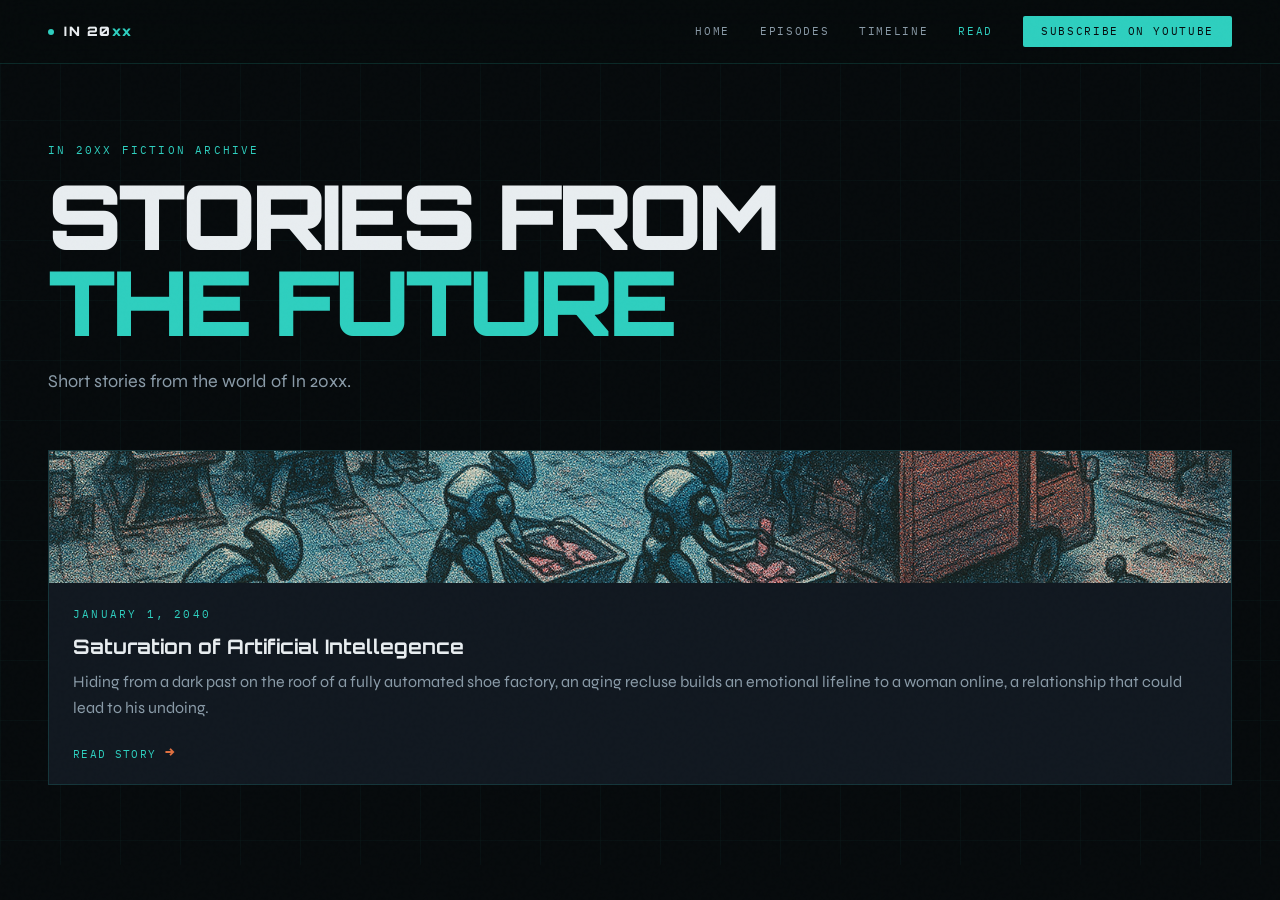
<file: read/index.html>
<!DOCTYPE html>
<html lang="en">
<head>
  <meta charset="UTF-8">
  <meta name="viewport" content="width=device-width, initial-scale=1.0">
  <meta name="description" content="Short stories from the world of In 20xx.">
  <title>Read — In 20xx</title>
  <link rel="icon" type="image/x-icon" href="/favicon.ico">
  <link rel="preconnect" href="https://fonts.googleapis.com">
  <link rel="preconnect" href="https://fonts.gstatic.com" crossorigin>
  <link href="https://fonts.googleapis.com/css2?family=Orbitron:wght@400;600;700;900&family=Syne:wght@400;500;600;700&family=IBM+Plex+Mono:wght@300;400&display=swap" rel="stylesheet">
  <link rel="stylesheet" href="/read/read.css">
</head>
<body class="read-index grid-bg">
  <nav class="site-nav" aria-label="Primary navigation">
    <a class="site-logo" href="/index.html"><i aria-hidden="true"></i><span class="site-logo__text">IN 20<b>xx</b></span></a>
    <div class="site-links">
      <a href="/index.html">Home</a>
      <a href="https://redcircle.com/shows/dd44d057-b58f-4ee0-ad5b-8c7a41368c72" target="_blank" rel="noopener">Episodes</a>
      <a href="/timeline.html">Timeline</a>
      <a class="active" href="/read/">Read</a>
      <a class="subscribe" href="https://www.youtube.com/@In20xx" target="_blank" rel="noopener">Subscribe on YouTube</a>
    </div>
  </nav>

  <main class="read-main">
    <header class="read-heading">
      <p class="eyebrow">In 20xx fiction archive</p>
      <h1>Stories from <span>the future</span></h1>
      <p>Short stories from the world of In 20xx.</p>
    </header><section class="story-grid" aria-label="Short stories">
      
        <a class="story-card" href="/read/01_01_2040/">
  
    <img class="story-card__image" src="/read/01_01_2040.png" alt="" loading="lazy">
  
  <div class="story-card__body">
    <time datetime="2040-01-01">
      January 1, 2040
    </time>
    <h2>Saturation of Artificial Intellegence</h2>
    <p>Hiding from a dark past on the roof of a fully automated shoe factory, an aging recluse builds an emotional lifeline to a woman online, a relationship that could lead to his undoing.</p>
    <span>Read story <b aria-hidden="true">→</b></span>
  </div>
</a>

      
    </section>
  </main>
</body>
</html>
</file>
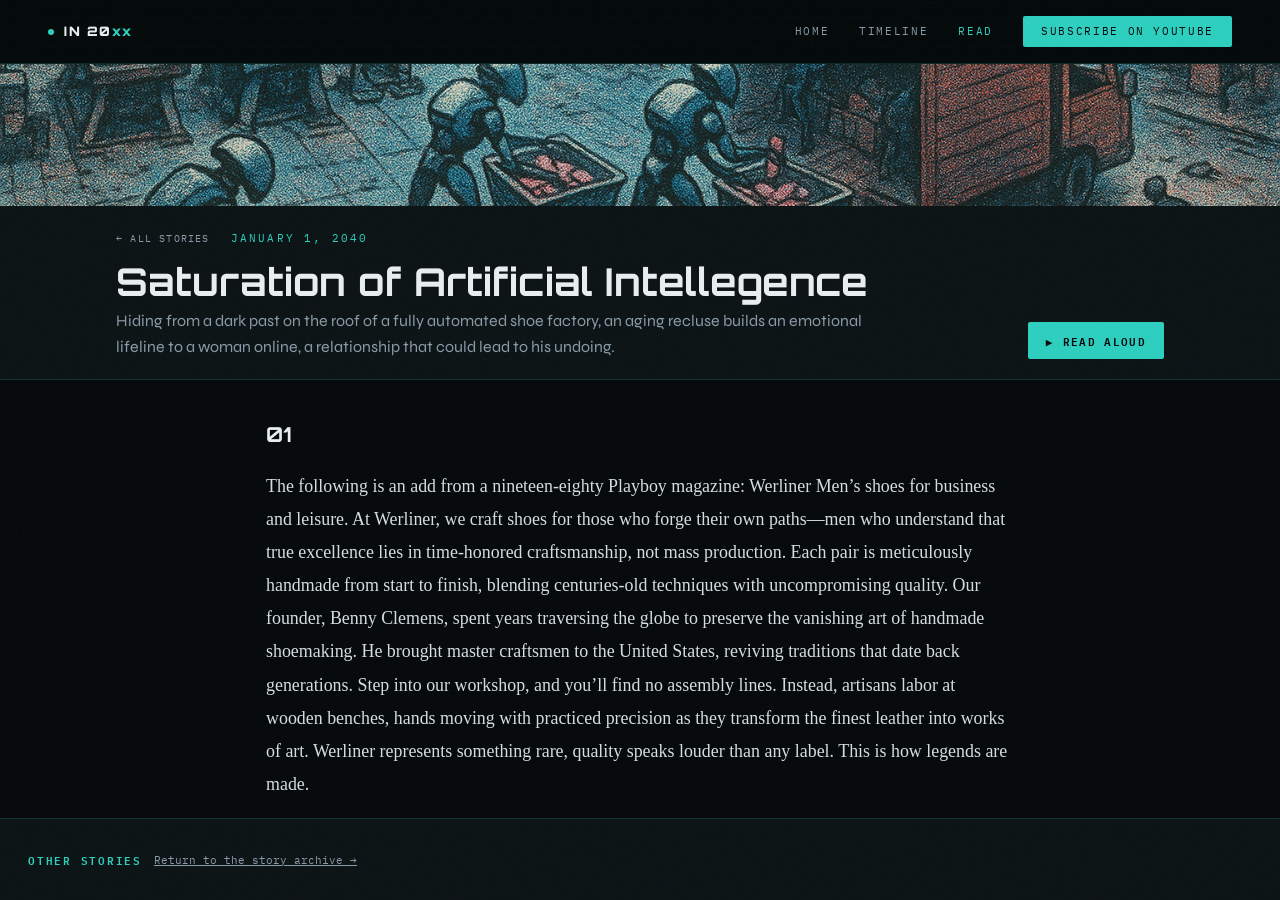
<file: read/01_01_2040/index.html>
<!DOCTYPE html>
<html lang="en">
<head>
  <meta charset="UTF-8">
  <meta name="viewport" content="width=device-width, initial-scale=1.0">
  <meta name="description" content="Hiding from a dark past on the roof of a fully automated shoe factory, an aging recluse builds an emotional lifeline to a woman online, a relationship that could lead to his undoing.">
  <title>Saturation of Artificial Intellegence — In 20xx</title>
  <link rel="icon" type="image/x-icon" href="/favicon.ico">
  <link rel="preconnect" href="https://fonts.googleapis.com">
  <link rel="preconnect" href="https://fonts.gstatic.com" crossorigin>
  <link href="https://fonts.googleapis.com/css2?family=Orbitron:wght@400;600;700;900&family=Syne:wght@400;500;600;700&family=IBM+Plex+Mono:wght@300;400&display=swap" rel="stylesheet">
  <link rel="stylesheet" href="/read/read.css">
</head>
<body class="story-page">
  <nav class="site-nav" aria-label="Primary navigation">
    <a class="site-logo" href="/index.html"><i aria-hidden="true"></i><span class="site-logo__text">IN 20<b>xx</b></span></a>
    <div class="site-links">
      <a href="/index.html">Home</a>
      <a href="/timeline.html">Timeline</a>
      <a class="active" href="/read/">Read</a>
      <a class="subscribe" href="https://www.youtube.com/@In20xx" target="_blank" rel="noopener">Subscribe on YouTube</a>
    </div>
  </nav><main class="story-shell">
    <header class="story-header">
      
        <img class="story-banner" src="/read/01_01_2040.png" alt="Artwork for Saturation of Artificial Intellegence">
      
      <div class="story-intro">
        <div>
          <a class="back-link" href="/read/">← All stories</a>
          <time datetime="2040-01-01">
            January 1, 2040
          </time>
          <h1>Saturation of Artificial Intellegence</h1>
          <p>Hiding from a dark past on the roof of a fully automated shoe factory, an aging recluse builds an emotional lifeline to a woman online, a relationship that could lead to his undoing.</p>
        </div>
        
          <a class="read-aloud" href="#read-aloud"><span aria-hidden="true">▶</span> Read aloud</a>
        
      </div>
    </header>

    <article class="story-prose">
      <div class="story-prose__inner"><h1 id="01">01</h1>
<p>The following is an add from a nineteen-eighty Playboy magazine: Werliner Men’s shoes for business and leisure. At Werliner, we craft shoes for those who forge their own paths—men who understand that true excellence lies in time-honored craftsmanship, not mass production. Each pair is meticulously handmade from start to finish, blending centuries-old techniques with uncompromising quality.
Our founder, Benny Clemens, spent years traversing the globe to preserve the vanishing art of handmade shoemaking. He brought master craftsmen to the United States, reviving traditions that date back generations.
Step into our workshop, and you’ll find no assembly lines. Instead, artisans labor at wooden benches, hands moving with practiced precision as they transform the finest leather into works of art. Werliner represents something rare, quality speaks louder than any label.  This is how legends are made.</p>
<h1 id="02">02</h1>
<p>The year is twenty-twenty-three in Baltimore. Marvin takes big steps through an industrial area. His hair blends curls and waves. Hollow cheeks show a hint of dimples, and his elbows, Adam’s apple, and brow jut out.
Halting, he reaches toward a patch of grass between a building and the sidewalk, picks up a rock, and turns it in the light as he resumes walking. He rubs it on his pants and examines it again. The rounded stone has veins of sparkly material running through it. With a smile, he pockets his find. A dog in a passing pickup barks.
He cuts through an alley of broken pavement behind old warehouses. Train tracks sit in deep grooves in the pavement. He walks around a prostitute as she climbs down from a semi-truck.
Stop-and-go traffic clog the main road. Broken pieces of sidewalk look like teeth that need braces. People mill around, loiter, and walk between parked vehicles and buildings. The smell of stale fry oil mixes with auto paint fumes.
He keeps a steady pace. Soot-stained tents line the front of a restaurant supply store. Folks wearing orange vests stand outside a fast-food restaurant, wolfing down sandwiches. A car blasting music speeds past. A bus pulling into traffic cuts it off. Two men argue in front of a loading bay. “I don’t have time for this! I’m losing money as you give me excuses!”
A man lies in the shade of a bent metal fence. Windblown litter collects in gutters and catches on weeds. A hunched man sits inside a trash pit tavern. Drug-emaciated youths come out of a motel and climb into a boat car held together with rusted wire and tape.
Cars, customers, and salespeople move about outside a windshield repair shop. Two young women stand in a door recess in front of a clearance house, speaking what sounds like Russian. Muscular men rewind hose in front of the fire station.
A lunch truck stops in the parking lot of the closed K-Mart, and ten workers line up. Three busloads of children go by. People riding motorcycles pull into the carpet warehouses parking lot. At a bus stop, people in suits, tattooed teens, an elderly woman gripping a grocery carrier, and a woman with four children wait.
At thirty-three, Marvin needs to get a job real bad. He’s got a newborn, and his wife is super stressed about their lack of money. She’s been arguing with her family because they’re getting sick of bailing the new parents out. As he steps around a hole, he grinds his teeth.
He climbs steps and walks into the old post office to apply. Entering the lobby feels like stepping into a Catholic church—cool and echoey. The noise from outside fades away. Stone tile covers the floor, stairs, and doorways. A dusty lady weighs a package on a scale the size of an engine block. A white guy wearing a dress walks a tiny dog, its claws scraping on the antique tile. Three immigrants wait in line in front of a window of ornate varnished wood.
He loves this old post office and wants to work here. Taking his place in line, he can see past the service counter to dozens of people sorting mail, pushing basket carts, and lifting packages onto conveyor belts. How he envies the postal workers. Any job at the post office would be great. Then he could get his wife and newborn daughter into a nice apartment, out of the in-law’s house.
At the counter, the woman who looks at him from under flattened eyebrows says, “You can apply online.”
Marvin taps the granite countertop.
She raises one brow.
He says, “Thank you,” withdraws his hand, and leaves.
Outside, he stares up at the sky. Online? Why is everything online these days? His hand in his pocket rubs the stone he found.
What is that building next door? It doesn’t have a sign or any markings that tell him what it’s used for. The turn-of-the-century architecture with a new paint job stands out. He looks around, then heads for the door.
The lobby of the six story building has art déco lamps hanging down from a high ceiling. A fine islander woman behind the counter talks on the phone, looking up at him. “Yes, I can confirm the order was sent this morning.” A bronze cast plaque on the wall reads, “Werliner Shoes.” Maybe that’s why this place smells like leather.
&hellip; &hellip; &hellip;
When he gets a job at Werliner Shoes and the receptionist leads him onto one of the assembly floors for the first time, it’s like walking onto a movie set. Old-growth beam floors hold industrial sewing and shoe assembling machines run mostly by girls and women. The place smells like machine oil and leather. The receptionist hands him ear plugs, which he gladly puts in his ears to shut out the deafening rattle and thumping. He can do this. This’ll work. Okay. Not as good as a post office, but this should be good. The receptionist says, “You haven’t heard of Werliner? Didn’t you ever see the movie ‘Cocaine Wallstreet?’ More than fifty people work here.”
He leans in closer to her, “I’m sorry, what was that?” He can feel the sound vibrate his feet.
She takes him floor to floor, showing him the assembly floors and other departments. Most everyone he meets that day seems nice.</p>
<h1 id="03">03</h1>
<p>The year is twenty-thirty. On a hot summer night, a radio plays in a pizza parlor that stays open to catch the crowds looking for food after the bars close. Upbeat jazz music plays and fades.
With a spunky yet warm male voice, the host says, “Good evening, love seekers and night owls. You’re tuned in to ‘Before I met You,’ the call-in show for all you singles out there. You may be looking for true love or just a little action. I’m Chuck Midnight and I’ll be your host, so don’t be shy, give us a call, will ya. To start things out, I’m looking over this article about how AI partners are, in contradiction to what we usually hear, a good thing for the dating landscape. I hear you&hellip; You’re asking, ‘how’s that?’
“It goes like this: jerks, lady jerks, and nut jobs get dumped. They turn to AI partners. The next time you reinstall that dating app, the percent of jerks you encounter has gone down because they&rsquo;re being taken care of by A.I. sole mates. So, is AI taking the piss out of the dating pool? And the phone lines are lighting up. I know you have a phone. Use it, and let’s take the first caller.&quot;
A hoarse female voice says, “Hi Chuck! Sarah here. Long-time listener, first-time caller. I just started dating again and I have to say, it hasn’t been so awful this time and I’ve been wondering why! Ha! ha! Last time it was like playing Russian roulette. I never knew when a date would blow up in my face! I totally think the article is right.”
Chuck says, “Tell me, Sarah. Are you more likely to invite a date in for a cup of tea?”
Sarah says, “Oh, absolutely!”
Chuck says, “Thank you Sarah. Good luck out there. Next caller.”
A drawling man’s voice, laughing, says, “Hi Mr. Midnight. I can’t believe I got through.”
Chuck says, “Your name?”&hellip; &hellip; &hellip;
“Tenzor. So A.I. are the new prostitutes.”
Chuck says, “How so?”
Tenzor says, “Have you heard about how prostitutes make society safer for women because it takes the edge off men’s needs?”
Chuck says, “And now A.I. are making society safer for prostitutes, am I right? Thanks Tenzor. Next caller.”
A smooth woman’s voice says, “Am I on? Hi, I’m Pam. My experience is a little different. I may stop trying to date because it’s mostly just very attractive people dating these days. I used to get asked out. A few years back, I might get asked out by three different guys on the same day. Now I go days without checking to see if someone’s tried messaging me.”
Chuck says, “So you’re saying we need a dating app for the appearance challenged?”
Pam laughs, “Exactly! I miss the uni-brow, round-faced boys! Where did they all go?”
Chuck says, “They host midnight call-in shows. You’ll find your hobbit, Pam, I just know it. Next caller.”
A young sounding woman says, “Hi Chuck, my name is Zama, and I just want to say, I don’t know how those people can spend all that time with the headsets on. I tried it and it made me feel ill.”
Chuck says, “Have you ever heard of Mersine. It eases V.R. nausea. Yeah, you can get in sodas, gum. It’s only as popular as Caffeine. Give it a try Zama. Shameless product plug. Next caller.”
A slow speaking female says, “Hi Midnight, I’m Roni.”
Chuck says, “What’s your story Roni?”&hellip; &hellip; &hellip;
“Well, I could never like have a serious relationship with an A.I. because I’m one of those people who can totally tell when it’s an A.I. and it creeps me out.”&hellip; &hellip; &hellip;
“Am I an A.I.”
Roni pauses for a second. “You? well, no.”&hellip; &hellip; &hellip;
“Are you sure about that?”&hellip; &hellip; &hellip;
Roni says, “Are you?”
Chuck says, “You tell me, folks! Am I or am I not an A.I.?”</p>
<h1 id="04">04</h1>
<p>In his Californian mansion, converted from a cloister nunnery, and built out of native river stone, the seventy-five-year-old Benny Clemens stands in front of glass looking down at the surrounded court yard where his wife, Tanner, climbs out of the pool, picks up a towel, and holds it to her face. In her fifties, she&rsquo;s athletic.
Tanner was a professional tennis player, while Benny has never set foot on a tennis court in his life. With a deeply dimpled chin and bushy eyebrows that fan out from his brow, he throws his head back when he smiles. He wears a cordless telephone headset, and as he watches his wife step onto the diving board, he chats on the phone. “Okay, so we cut the receptionist, the secretaries, accountant, complaints people. We outsourced packing, warehouse, and deliveries to Giantess. We cut the patterns department, factory manager, HR, office administrator, orders, advertising department, quality control, leather cutters, material cutters, stitchers, sole attachers, leather finishers, polishers, building maintenance, and I.T. So, your guys remote monitor the operation and come in if there’s a problem? Fabuloso. Five times as many shoes and no human messiness, not bad. Is there anyone else? Marvin Turner? What does he do?”
The voice on the other line says, “You have him down as ‘general.’ Looks like he fills in when someone&rsquo;s sick&hellip; Driver?”&hellip; &hellip; &hellip;
“Oh yeah, that guy. He drives me around when I’m there on business. I like that guy. Er, let’s keep him. Yes, really. I hate taking cabs. Make him the day overseer. Call the security company and tell them we only need a drop-by at night. Have him walk through and do some checks on the machines. Have him examine the machine’s meters and log their values. Oh, well, add some meters then.”</p>
<h1 id="05">05</h1>
<p>With the rollout of the seven G. network, Peta-herze communication will be built on top of current tera-herze infrastructure. Traditional radio will come to an end. Standards for A.M., F.M., television broadcasting, police radio, airline radio, ham, and shortwave will discontinue to make room for faster internet wireless. Car stereos, handhelds, C.B.s and other devices will send and receive over the internet.
With seven G., a new service called “Blind relay signal share” will start to roll out as newer devices support the service. Connected devices of all kinds will partake in signal share, boosting signal strength everywhere and reducing power requirements. In the case of a disaster, when radio towers fail, scattered devices will provide lines of communication. Poor reception and lost service will be practically unheard of. At low cost, all your possessions will include embedded trackers, and these trackers will never go out of range. Before, devices each put a drain on internet providers, with signal share, each device will also contribute to the amount of data that can flow through the internet.</p>
<h1 id="06">06</h1>
<p>The year is twenty-thirty, and Marvin is sixty-one. A bald spot has opened up on the back of his salt and pepper Afro. Age spots show on his golden-brown skin. Eyebrows naturally arched, he grips the wheel of his nineteen-year-old Camry as he drives home from work. Sunlight beats off town-house windows. Cars cutting, vans tale gating, and speedsters running red lights add to his agitation. Six o’clock and the sun is still hours away from setting, but he feels pressed for time. The upward curve of his lips fight with a grimace.
He needs to get home before his girlfriend, Jeanie. The package he picked up at the Gun and Survival store lies on the passenger seat. In big letters it says, “Using the latest Blind Relay Signal Share.” He changes lanes and almost hits a cyclist.
Is he just being paranoid? Just last night she asked him, “When are we going to get married?” He’s never been with someone so much younger than him. Maybe that makes him paranoid. She’s thirty-one. Damn, that’s too young.
“Age doesn’t matter so much anymore.” People say. It does matter when she still goes to parties and has friends, male and female. He has an ex wife and daughter he hardly hears from. She still has friends from high school. His best friend drifted. People from his bowling team moved. His parents died. She’s always on the social media. The last time he posted anything, he got two likes, both from people he can’t remember friending who live in countries he knows little about.
Is she just with him because he has a house? Rent is so high these days. He hasn’t moved in thirty years and his rent has gone from half his income to three quarters of his income. If he moves into an apartment, will Jeanie leave him? He nods his head to the rhythm of the turn signal. She complains he doesn’t buy her things like he used to. “Remember that I told you the rent increased? I can’t give you what I don’t have.”&hellip; &hellip; &hellip;
“Well, get a second job. Lots of people have two jobs these days.” She smiles at him with a bit of a sneer.
Having that package makes him nervous. If she’s home, he’ll leave it in his car. He takes a left and sees down his street that her car isn’t there. He gulps and pulls at the collar of his shirt. The pounding of his heart hurts. His heart never pounded like this when he was younger.
After he parks, he tucks the package under his shirt and walks toward the house. The kids playing in the yard next to his yard ignore him.
Once inside, he calls out, “Jeanie? You home?” Panic makes him hurry to the kitchen, where he uses the steak scissors to cut open the package. “For twenty-nine-ninety-nine, it’s like hiring a private eye.”
A clear plastic tube holds an object the size of a needle. How can it be so thin? Is it a gimmick?
Walking to the bedroom, he pops the cap and lets the device fall into his hand. He just needs to know for sure, before he marries her. Will he ever marry her? He feels like shit for doing this. The old arguments sound off in his head like they have countless times. He’s lacking confidence, imagining. He should try to talk to her instead of going behind her back. How would he feel if she did this to him?
Her poker jacket hangs in her closet. He pulls it part way out and inserts the device into the fabric by the front zipper. Its pointy end slides right in, and its flexible material makes it hard to feel now that it’s been inserted.
What an ass he is. If someone in a couple goes behind the other’s back, that’s a sign that the relationship isn’t meant to be. Everyone knows that. Where did he first hear it? But she always forgets her foldable on Tuesdays when she goes to play poker with her girlfriends. Isn’t that suspicious? It’s not that she doesn’t want to be bothered. If she doesn’t want to be bothered, she just wouldn’t answer. That’s what she usually does. And the one time he tried to bring it up, she just looked at him funny in a way that made him drop the topic.
Jogging back in the kitchen, he takes the package off the counter and stashes it behind the recycle bin under the sink. He checks the sink faucet. Drat, a no-water day. Why is it he can get water in the kitchen and bathroom at work but all homes can’t get water on no-water days?</p>
<h1 id="07">07</h1>
<p>Jeanie gets annoyed when she sees Marvin’s car parked out front. Slouching, she parks behind it. She flicks died-red hair out of her face, looks in the mirror, and uses her finger to wipe lipstick off the front of her teeth. He used to be out on Tuesdays. This is the third Tuesday he’s been home. While walking from her car to the door, she works herself into a huff.
Marvin sits on the couch watching TV when he hears her key in the lock. He looks up as she hurries in. “How’s your mom?”
She grumbles as she walks down the hall jangling her keys. “The same. Always the same.”
From the back, she hollers, “No water! I needed to take a shower! I hate no-water days.”
A minute later, she steps back into the living room, changed into nicer clothes, including her poker-night jacket. Her make-up is refreshed and hair fixed. There’s the Jeanie he fell for. But part of him sees her as a stranger.
She examines her nails. “I’m off to girl’s poker.”
The last two Tuesdays, he tried to work up the courage to ask her if she remembers to take her foldable, but this time he won’t, so he’s more relaxed. “Okay, have fun.”
She pauses and glances at him. A vertical line appears and disappears between her eyebrows. “Okay. Monique has a problem she needs to talk out so I’ll get home late.”&hellip; &hellip; &hellip;
“Okay.”&hellip; &hellip; &hellip;
“Okay, bye.” She jangles her keys on the way out.
When the lock turns in the door, he pulls his laptop out from the lower shelf on the coffee table. He opens the lid, opens the app, turns off the TV, and puts his ear buds in.
He can hear the song she listens to in her car. The map shows her moving toward downtown, but she takes a left. What? The freeway on-ramp is in the other direction. The jingly song plays in his ears. What in the? She pulls off the road and comes to a stop in a parking lot. That’s the trashy bar only a few blocks away. The music stops. Her car door creaks open and closes. Rocks scrunch as she walks. Her keys jangle. This is a couple of minutes after she left the house.
On the map, a picture of the trashy bar pops up. A message says, “P.O.I. is entering this business.” Several points appear on the map for public cams. “This business has four exterior cams and three interior, available to the public.”
He clicks on an interior. A live stream of the tavern from over the bar top pops up. Jeanie enters from the side door and looks around. A nineties song plays. Most of the seating is in shot: the counter seats, side booths and tables in the middle. One dude sits at the counter and another guy wearing a cap sits in a booth.
Jeanie waves to the guy in the booth and stuffs her keys in her purse. She walks up to the counter. “I’ll have the special.” Is she angling her butt out toward the guy in the booth?
A glass clinks. The guy at the counter rolls his head to look at her. “Twelve,” a man’s voice says. She takes out a plastic bag and removes a bill from it. See, she didn’t take her foldable again. Marvin takes out his smart phone and calls her. A ringing comes from the bedroom. He nods. “Yep, yep, yep.”
She takes the glass and heads toward the man wearing the cap. When she reaches him, she leans down and kisses him before sliding into the booth. “Hi hunk!”
Marvin rocks back and forth. He socks his chest, groans, and shakes his head vigorously. “See! See!” He feels like he wants to run circles around the room, moaning in pain. “Not again! What is it about me that makes this happen?” He makes himself watch the screen.
The cam doesn&rsquo;t give a great view of the two. Marvin can tell the guy is as young as Jeanie. With a springy posture, he looks muscled, like he may work in construction. With a voice like a power tool, he says, “Did you get his safe code?”
Jeanie says, “He said he has an envelope in his sock drawer meant to be opened after he dies and that the code is there with his will.”
The men nod. “Right on. You sure there’s something valuable?”&hellip; &hellip; &hellip;
“Last year he had a one man party when his rare coins collection passed fifteen hundred K. in value. One time I went with him to trade in a coin and I watched him get over a thousand dollars. For one coin.”
Cap guy whistles. “You could go to beautician school.”&hellip; &hellip; &hellip;
“I don’t want’a do that anymore.”
A man walks in from the front entrance. His expression permanently hangs like his face has melted. He’s also tall, really tall. Probably had his leg bones extended.
Cap guy says, “There’s our guy.”
Extra-tall guy walks up to their booth and slides into the seat opposite them.
Cap guy says, “Jeanie, this is my friend I was telling you about. Can I tell her your name?”
The other guy says, “Just call me Mouse.”
She giggles and says, “Hi Mouse.”
Mouse says, “I don’t like to play games. Twenty. That’s what I’m asking.”
Jeanie’s mirth disappears. “Oh&hellip; Yes. I knew that. Twenty. I have it. When do you think?”
Mouse cuts her off. “Tonight. Any night. You say he doesn’t get out much. I can take him somewhere in his car. All you have to do is say you two got in an argument and he left angry. I can make him chug a bottle of vodka, then make it look like he drove his car off viewpoint road. He’ll do what I say. I don’t fool around.”
Jeanie and her new man sit pinned to their seats. “Okay.” “Yes.”
Mouse says, “Look, we should go now. I want to get it over with so I can get back to binge watching Goose Pumps.”
The couple are nodding.</p>
<h1 id="08">08</h1>
<p>Marvin full-on runs around the house. He sprints to his room and throws clothes and boxes out of the closet. Getting down on his knees, he turns the nob of the safe with twitchy hands. After opening it, he grabs a gym bag off the floor and fills it with his coin collection.
They are only a few blocks away. Seriously, he has to get out now. Should he crawl out the back window? He runs to the kitchen and comes back with a large garbage bag that he throws a lot of his clothes into. He runs around the house, throwing a few personal items into the bag, including his will from the sock drawer and his laptop. There’s Jeanie’s foldable on the bed.
As he runs out of the house, Jeanie’s car followed by an elevated, beat-up truck turn and head toward him. His car faces them. He runs around his car, opens the driver side door, throws his things in, gets in, powers on the car, and drives. He looks straight ahead as he passes first Jeanie and cap guy, then the truck that rides so high off the ground, he can’t see the driver as he passes.
He can’t say for sure, but it felt like Jeanie stared at him as he passed. He takes a left. Where the hell will he go? Tires screech behind him. There’s the bar. His face feels wet. He turns onto a busy four-lane street, passing grocery and car service stores. What does he do? He still has child support payments. He can’t quit his job. He’ll never find another job better than the one he’s got now.
His phone rings. The car meanders as he pulls his phone out of his pocket. It’s Jeanie. He almost throws it out the window. Red light jumps at him as the car in front stops, and he slams on his brakes. Now he’s waiting at a red light. This is no good. They could catch up with him at any moment. His car is recognizable from far away. The doors and trunk door are different colors because he got them from a junkyard.
Cars are headed his way behind him. He backs up and takes a right into an alley. His tires screech and someone honks. He takes his car down alley ways, hitting a lot of potholes and driving through grass where it overgrows roads.
He can’t park at work. She’ll find his car there. He takes a four lane with little traffic at this time of evening. She convinced him to get joint checking, so if he uses his card to get a motel room, she’ll find out where he’s staying.
He pulls into the parking lot of a doughnut shop and parks by the back fence, away from the road and lights. The sun sets and deep grays turn to darkness. If they find him now, they can still follow through with their plan. This isn’t far from the spot where he was beat up by the cops a couple of years ago.
He grabs his bags, gets out of the car, and starts jogging down the side street. He left the car running and isn’t sure why, but does it matter? This area has industrial warehouses and big-box stores, mixed with the occasional decrepit house that needed a new fence, roof, and paint job twenty years ago. After taking a dirt alley, he reaches the train tracks that cut diagonally through streets. As he tries to keep a fast pace, the large rocks bend the flexible soles of his sneakers.
An hour later, standing next to the corner of the Landers building, he looks across the street at the Werliner building. The security will flag him if he goes in at this hour even if he has the code. He walks down an alley and goes behind the Cash n Carry where there&rsquo;re benches and a horseshoe court, and lies down on the grass to sleep.</p>
<h1 id="09">09</h1>
<p>On the world stage, nations eye each other warily as fresh water and other resources grow scarce. Diplomatic channels fall silent. Military exercises become more frequent, more aggressive.
Locally, wearing a dust-broom mustache, Mr. Sims of Homeland Security runs the Eye of Providence Project. At the heart of the project, one of the world’s most advanced artificial intelligences receives a non-reversible feed of all activity on the world wide web. Whenever someone posts a video, a bank transfers money, someone’s D.N.A. enters the national database, someone downloads a calendar p.d.f., or someone gets directions from Goggle Maps, the Providence A.I. sees it.
Cased in rows of cabinets, this computer is on the fourth floor in a not very special town, in a not often heard of county, in one of the least featured states. Mr. Sims stands next to Ms. Brown. “We call it a passive A.S.I. because it gathers massive information, but its only output is to a single printer that prints out paper reports. It may not look like a secure facility, but we have layers of separate A.I. that watch all input and output and are hard wired to shut the whole thing down.”
With excitement showing through her military resolve, Ms. Brown says, “You’re standing right next to it. Aren’t you afraid it hears you?”
He laughs. “Don’t let the category scare you. This thing has a non-volatile mission. It writes reports about people acting suspiciously that may warrant further investigation. That’s all. It could ruin the reputation of someone running for office, as an example, but it isn’t made to do that. Its senses are vast but its actions are tiny.”&hellip; &hellip; &hellip;
“And it’s why we have zero foreign operatives in the US?”&hellip; &hellip; &hellip;
“Exactly. We apprehended fifty-two-thousand people in a little over a year. These are assassins, spies, propagandists, terrorist&hellip; We simply never could&rsquo;ve found these people if not for our friend here.”&hellip; &hellip; &hellip;
“Aren’t we afraid that someone will reprogram it to? I don’t know&hellip;”&hellip; &hellip; &hellip;
“Get insider information to invest in stocks?”&hellip; &hellip; &hellip;
“Yes, something like that.”
He reaches out a hand to lean on a cabinet, but changes his mind. “Its core brain isn&rsquo;t software running on a computer. It’s hardware. It can’t be modified or updated.”&hellip; &hellip; &hellip;
“But that sounds more like narrow A.I.”&hellip; &hellip; &hellip;
His mustache twitches. “What it does is god-like. Do you ever wonder why we don’t get attacked by terrorist like other countries? Providence isn’t limited. We limit what it works on.”
She glances around the room. “Does it watch me?”&hellip; &hellip; &hellip;
“It keeps track of everyone. Every time your phone pings a tower, every time you take a cab, every time you heat your coffee in a microwave. It watches you through cams and knows what happened the last time you went to the doctor. It listens when you call your mother. For years, the FBI put people on watch lists for looking up how to make bombs. They used to leave copies of bomb making manuals at local libraries. But our friend here makes all that obsolete.”
She notices a food stain on his tie and looks away. “And the public?”&hellip; &hellip; &hellip;
“What it knows is encrypted. No one can see what it sees.”
She takes a deep breath and slowly lets it out.</p>
<h1 id="10">10</h1>
<p>The year is 2040. Ms. Brown walks into Mr. Sim’s office carrying her ultra-thin tablet and printed pages still connected by their perforated edges. “I’ve got one here. I’m not sure what you want me to do with it.”
Sims stands from his desk and massages his dominant hand. “What is it?”&hellip; &hellip; &hellip;
“There is&hellip; a man in Baltimore who works at a shoe company. He hasn’t missed a day for seven years. He’s seventy-one-years-old, and he still works.”
Sims stands next to Brown so they can both look at the printout. “Okay.”
Brown points. “And&hellip; Other than that, he disappears. He&hellip; is the only person working at the company. We have cam footage of him outside the building. Records show he clocks in and out. He gets direct deposits and makes purchases online. Techs and security guards visit the building, but he’s the only one there Monday through Friday. And he doesn’t have a home address. With hundreds of cams around the neighborhood, we don’t see him arriving at work or going home. He doesn’t have a phone.”&hellip; &hellip; &hellip;
“Hm. Does he have a criminal record?”&hellip; &hellip; &hellip;
“No. He abandoned a car five, six years ago.”&hellip; &hellip; &hellip;
“Any indication that he doesn’t exist, and this is some alias artifact?”&hellip; &hellip; &hellip;
Brown shakes her head. “We have cam footage of him from years ago.”&hellip; &hellip; &hellip;
“What does it show?”&hellip; &hellip; &hellip;
“The last time we got a cam trail of him, he shows up on 4th at seven in the evening in the Winter seven years ago. Here, I’ll show you.” She scans a Q.R. code on the printout with her tablet. A video pops up. “This is him sped up walking down 4th. He takes Dresden, turns on fifth, there he goes into the Giantess shipping station. You can see him walking through the lobby.”
Sims squints, then he opens his eyes wider. “He looks scared of something.”&hellip; &hellip; &hellip;
“Yeah. See, he goes to those vending machines.”&hellip; &hellip; &hellip;..
“Where’s he going now?”&hellip; &hellip; &hellip;
“Back to his place of work.”
Sims relaxes. “It would be boring if he weren’t so off the radar. It’s weird to see an invisible man. Seventy-one. No criminal record at seventy-one. What else?”&hellip; &hellip; &hellip;.
“He had a girlfriend he used to live with who died last week. Her car drove off Viewpoint Road. Her blood alcohol was over the limit&hellip; By a lot.”&hellip; &hellip; &hellip;
“How long did he break up with her?”&hellip; &hellip; &hellip;
“Well, about seven years. He stopped paying rent on the house they shared soon after he abandoned his car and stopped paying for phone service. Her share sites show she dated someone else in the years after. He planted a surveillance device on her before they broke up.”
Sims says, “I wonder why Providence tagged him. Reminds me of the people we have on our hermit list. Uh, can you call Baltimore and ask someone to look into it?”
She takes a quick breath. “Yes, sir.”</p>
<h1 id="11">11</h1>
<p>During the day, Marvin sits at the front office where the receptionist used to work. There are old accounting offices, team leader offices, manager, designer, and even head janitorial offices, but all of those are closer to the machines that make so much noise. Though he sits there Monday through Friday, he keeps the front door locked and doesn&rsquo;t answer when strays come knocking.
The tech people, and security guards who come by not very often, come in through the front. Also, he has his groceries delivered to the front entrance. At the desk he lines up his rock collection, several igneous, sedimentary, and crystallized rocks he’s saved over the years.
The library and Giantess team up to deliver books to senior citizens. Delivery robots drop off books at the front door. He likes to read humor and gun-slinger stories. He plays solitaire on the reception desk computer.
A few times a week, he walks around each floor to look things over. Six floors of machines chunking away. The loud racket doesn’t bother him as much as it used to, but it seems like he’s losing his hearing. The smell of leather and machine grease fills his nostrils. Everything about this place is as familiar as his own hands. He waits for the time when he gets an email directing him to retire, but that time never comes. The people who own this company, have they forgotten that Marvin works for them?
The robots that make the shoes haven’t changed and now they seem old, arms made of cast iron parts. In the back half of the first floor, Giantess rules packaging and shipping with its latest tech. Bipedal robots sorting goods and loading trucks move like headless insects.
He remembers when sixty people worked here. Always some drama kept people on their toes. So-and-so slept with that one and surely a divorce would follow. One time, a stitcher came in with a rifle and walked around the third floor, yelling at people until the cops came. One immigrant mother of five shat herself that time. There was the boyfriend of so-and-so who hung around outside until female workers left in groups at the end of shifts.
One gal, who he thought was frail, became lead of the design department and caused half the people there to quit. Gone is the funny guy, the single mom of a problem child, the fem who always mentioned her college degree, and the aspiring sole musician who handed out flyers to his shows at dive bars.
The machines take up much more space, but they work day and night. He can look out the large windows down to the streets. Well, a lot of homeless people move through the area. They find new ways to use hand trucks, skate boards, baby carriers, and roller flats to move high stacks of all their worldly belongings. They set up tents next to the roads that driver-less trucks drive down.</p>
<h1 id="12">12</h1>
<p>The alarm on his Casio beeps, so he goes to the time clock, takes a credit-card size card, and punches it in the slot. Then he climbs one long flight of stairs after another. When passing the sixth floor, he takes out his keys. The highest flight of stairs leads to one door at the end. He uses a key to unlock the door and steps out onto the roof.
Years ago, he changed this lock and now he’s the only one with a key. Sometimes, night security guards try the door but give up after they find none of the keys they have work.
On the flat roof, the strong wind feels warm. The sun sets behind orange clouds. He walks to the brick wall surrounding the roof and leans on it to peer out at the neighborhood. Raised solar panels above vehicles cover most of the parking lots. He’s heard that all over the world, parking lots host solar panels.
A flying ambulance sails above the freeway, high above the cars. It banks right and passes between buildings while the traffic below remains stopped at a red light. As it comes closer, the propellers grow louder. Ambulances are the only vehicles allowed to fly so low in all neighborhoods. Flying taxis exist, but those must fly higher and only over major roadways and non-residential areas.
The ambulance turns on flashing lights and lands behind a couple of semi-trucks waiting for a green light. Its propeller cages fold. Rolling on wheels, it parks next to the sidewalk. Two medics jump out. Marvin can only see the tops of their heads. Oh, there’s a homeless person lying next to the building. The medics lean over them.
High in the sky, a drone—tiny because of its distance—flies toward Marvin. It slowly drops onto the roof of the eight story bread company building next door. Marvin waits for it to lift again or do something, but it remains. It’s well known that drones can latch onto the tops of lamp poles or roofs and recharge using solar. But it’s late in the day for recharging.
Down on the street, the medics move the homeless person into the ambulance, get in, and lift off. With spinning lights that flash off the buildings, the vehicle flies below Marvin and to the interstate, where it glides over the traffic heading north.
Turning around, Marvin walks to the shed, a small building that used to serve as an employee break room and kitchen. A rusted grill and a couple of picnic tables sit outside. He opens the sliding glass door and walks in. Home sweet home hidden from everyone, everyone who&rsquo;ll try to hurt him sooner or later.
He sits on a couch that looks like an elephant sat on it. Hitting a button on a remote, he switches on the newer TV that picks up internet channels. His old TV is unplugged and set on the floor facing the wall. On the news, Nester Colt stands on set speaking with a level tone.
“&hellip;the car pirate. They have him in custody. He stops autonomous cars and abducts the passenger. Cars have been trained to evade car pirates. If someone walks out and stands in front of one, it&rsquo;ll go around or reverse if it can and lock the doors.
“The perpetrator sets an explosive on the road that detonates when the car drives over it. In response, the car stops and the doors unlock so passengers can escape the vehicle. This allows the perpetrator to get into the car and pistol whip the passenger.
“Law enforcement reports that copycat incidents have already emerged in five different locations, prompting manufacturers to fast-track security updates to their autonomous driving systems.
&hellip; &hellip; &hellip;
“Data centers and computing facilities now use over fifty percent of the country’s power. Small nuclear plants, deep underground, provide much of this power.
&hellip; &hellip; &hellip;
“For those who avoid eating methane-free meat and fossil-fuel-free meat, you may need to order your protein special. Nestles, the largest provider of beef and poultry, has discontinued its Reagan line of products, the last major brand to guarantee raising methane-producing livestock and use gas burning equipment.
“In a plot twist, it’s organic ranchers who still raise methane producing animals, but not all organic ranchers.
“And here’s something for our Giantess grocery shoppers: The retail giant is launching a customer appreciation campaign, offering complimentary tablets with lifetime connect accounts completely free. The tablets are set up for novice users and ease of use. Those scared off by new technology will have no problem using these.
“We’ll have your weather forecast right after these messages from our sponsors&hellip;”</p>
<h1 id="13">13</h1>
<p>The next day, Marvin walks through floor after floor, reading meters on machines and writing numbers. Some machines are so loud, he can feel the vibrations on his chest. At the reception desk, he enters the numbers into a spreadsheet. The door buzzes, and he looks up. Stiffly, he rises. At the glass entrance, he clanks open the lock and lets the bot in.
It roles in. Shaped like two coolers stacked on each other, it stops and the doors on its sides open. He pulls the paper grocery bags out one by one and sets them on the floor. After he removes the last bag, the doors close.
He walks around it and opens the door. The robot says, “Thank you. Have a good day,” and rolls out.
He uses an electric flatbed and the lift to carry his groceries to the sixth floor. In the sixth floor kitchen, he puts cold items in the fridge. In one bag, a quality-made white box rests next to a box of cereal.
He brings the box back to the front desk. It feels solid yet light. Sitting and opening it, he finds a tablet inside. It turns on as he pulls it from the box. “Congratulations Mr. Turner. You’ve been chosen to receive this thank you gift for your years of loyalty to Giantess.” Despite his dislike of tech, he feels a stirring of excitement. Several icons compete for his attention: Solitaire, True Crime Central, R and B radio. It all looks so three D. and colorful.
There’s an icon for FacBook. He doesn’t want that. Oh wow, Rock Analyzer, what’s that? He clicks on it and it’s as if the tablet turns into glass. The screen perfectly shows the desktop on the other side. He almost drops it. A cartoon puppy appears. “Hi Marvin. My name is Leo. I’m always here to guide you. To use the Rock Analyzer app, start out by pointing the tablet at a rock you want to learn more about.”
Marvin laughs. Ten rocks sit within reach on the desk. He can stump this app right away. Reaching out, he grabs a rock he’s had in his collection far longer than the others and places it on the other side of the tablet. It’s not a rock exactly. It’s a chunk from the Berlin Wall. When he was a dishwasher for a Bavarian Restaurant in the late eighties, one of the lounge regulars brought in chunks of the Berlin Wall a few weeks after it fell.
The dog cartoon disappears. Vector boxes dance all over the gray chunk. Stats, a map, and timeline appear. The tablet says, “This rock is person made. This is concrete. The pebbles in the mix are of European origin, possibly from Germany. Some rusting indicate that re-bar ran next to this piece before it was broken.”
“Mother mercy.” Marvin says.
&hellip; &hellip; &hellip;
The puppy appears in the corner. “Marvin, someone&rsquo;s trying to reach you.” A picture of a young woman and some text appears. The picture was taken while she was talking. Her lips are parted, and her head tilts and rests on her arm. She doesn’t wear makeup, and the lighting is poor.
His gut does a tumble. Is she his daughter? It can’t be. An old wound opens and burns. He taps on the picture.
A video of the woman pops up. “Hi, Mr. Turner. Sorry to bother. I was a friend of your daughters.”
(He knew it!)
She continues. “I feel like I need to tell you that she always talked about how much she loved you.” The woman’s eyes are watery, but her voice is steady. In the background, a baby makes noise and the lighting changes like a TV is on.
“She wanted to call you real bad, but I don’t think she had a chance before&hellip; Before her accident.”
Marvin trembles. He holds his stomach and leans down close to the desktop.
A cartoon bell jiggles next to the video and a smooth ringing sound plays. The puppy says, “The person who left this message is trying to call you.”
He wants to hear the rest of the video, so he brushes the bell away, but the video closes and a new window pops up. It’s the same woman, but she looks older, wears makeup, and sits possibly in an office. “Hi, Mr. Turner!”
Her bright smile calms him, and he sits up and takes a deep breath.
She says, “I’m glad you answered my call. I wasn’t sure if I should reach out.”
He stares at her until it occurs to him she sees him and he sits up straighter. “You&hellip; knew Franshaun?”
She gulps and nods. Her eyes move back and forth like something in her environment has distracted her.
He wipes his face and finds it wet. “Oh&hellip;” His voice trembles.
She says, “You just saw my video?”&hellip; &hellip; &hellip;
“Yes.”
She nods resolutely. “Um.”
He says, “You knew her well?”&hellip; &hellip; &hellip;
“Yes, from nursing school and after. She knew that her mom blocked your number. Marvin, I’ve got to go.”
His head rocks forward and back. “Oh.”
A baby cries in the background. The background behind her moves as she gets up. “But we can talk again.”&hellip; &hellip; &hellip;
“Yeah?”&hellip; &hellip; &hellip;
“Yeah, um, you can call me tomorrow evening, around 8?”
He says, “Okay.” The video disappears, and he looks at the tablet background for many minutes.</p>
<h1 id="14">14</h1>
<p>Frolik has worked for twenty-two years at Homeland Security. A few years back, the Providence Project made his life thrilling as week after week, he and his team bagged hard-core sleeper agents, intel smugglers, state hackers, and spies.
America didn’t know about well established, vast secret networks within the U.S. boarders working for foreign interests until that big-brain A.I. uncovered them by using data any local precinct had access to. Each day when Frolik showed up to work, new files named suspects and included enough incriminating evidence to secure search warrants and make arrests.
Talk about deeply satisfying. Homeland made headlines for uprooting hidden organizations—some owning prime city property, Vegas casinos, shipping companies, major internet servers, banks, and literal underground tunnel systems. Foreign mafias and cartels were arrested, all members on the same day. Even when a group spanned dozens of states. Foreign operatives working inside prisons were transferred to off shore prisons.
Frolik arrested those who used the internet to spy on and attack the U.S. He made too many arrests to remember them all. The bygone days of finding witnesses, searching manually through cam footage, and collecting clues seemed hopelessly time consuming in retrospect. Interrogations that used to take hours took minutes when Frolik showed the perps the footage and said, “We know you work for (and here he named the country.) The world is changing, we both know it. America won&rsquo;t stand for outside attacks.”
With shit-tons of hard evidence passing through the office each day, Frolik wore his bulletproof vest before even checking his computer at the start of his shift.
But those thrilling days only lasted for two, two and a half years. These days are sleepy. These days, he feels like a vaccine for an eradicated disease. Adversarial activity against the US has dried up. Reports from Providence AI have grown increasingly predictive and inconclusive. Now, he shows up to work to watch and wait, something he never did before the Providence AI.
The suspects he now watches and sometimes apprehends fall into two groups, amateur native-born bored young men who want to have a try at spy craft, or weirdos that Frolik can’t figure out why Providence thinks they’re important in the first place—potentials, people who haven’t committed a crime but who the AI suspects. One potential Frolik watches attempts a data breach. That is an exciting day. The perp goes into a warehouse and comes out with a bag of drives to find twelve swat cars waiting. The plane ticket in his pocket is for Spain scheduled to fly that evening.
The same sad year he watches a man in his fifties who smokes actual tobacco-leaf cigarettes. This dude lives on Slag Street above a run-down store that sells used toys and strollers.
Every evening, he walks to the Jerk in the Box to eat and walks back home. When he gets home, he switches his lights on. So Frolik aims a street cam at the dude’s windows and waits for the lights to come on. Ten minutes, twenty minutes, half an hour goes by and the suspect (suspect with a question mark) leaves the lights off.
Frolik swivels and tilts the camera to scan the streets. Dude is nowhere. Frolik tries other cams in the fast food, gas station, and laundromat. No dude. When Frolik switches back to the first cam, he notices a figure lying in the alley. He zooms in and his gut tells him it’s Dude, lying like roadkill in the alley.
Frolik jumps up. “Radio dispatch, One-eighty-seven on Slag!”
A few hours, a cop car, a fire truck, and a new registration at the morgue later, it turns out that the suspect was mugged, stabbed and left lying in the alley in the evening light. A cam recording shows critical minutes when he crawled toward the main road.
Coworkers in office cubicles watch as Frolik shouts, “Our AI probably knew about those muggers and we could&rsquo;ve gotten them off the street before they stabbed my suspect! It’s not funny! How many of our suspects don’t even watch the news? How many don’t own a gun and have never flown on a plane? Hurrah! We stuck it to foreign adversaries but we still have rapists, killers, thieves, and drug dealers walking free when you know our AI could help us sweep the US clean of crime once and for all! The worst thing about working a boring job that should be exciting is we refuse to do what we could easily do to stop crime!”
The others watch him with long faces.
“Don’t you want your daughters to walk home at night and not fear getting raped and killed? We could achieve that with the AI. The AI already knows. The AI already has enough evidence to arrest every store robber, carjacker, and wife beater!”
Some of his coworkers nod. Michiko says, “The public isn’t ready for that.”
Frolic counters, “The public doesn’t know what’s best for them. A crime-free society! We are two clicks away from a crime-free society!”
Michiko says, “We serve the public. It’s for the public to decide.”
When Frolik was a kid, he choked in a park on the fourth of July, and a woman, a stranger, ran across the grass and grabbed him from behind and did the Heimlich, making Frolik eject the wad of chewed burger and bun.
Frolik always thought that that incident was pivotal in his becoming a cop. He learned that day that some people will be there to save the day.
But Providence AI is icy cold. Frolik knows for a fact that the AI sees people die who could be saved. Think about it, odds are, when someone dies these days, they&rsquo;re on live cams, or recording themselves, or their watches are monitoring their heartbeats, or their cars are recording driving data, or something. Bodies are still discovered of people who died weeks earlier. Odds are, the AI watches most people die. And the AI does zilch about it. Cold, cold, cold.</p>
<h1 id="15">15</h1>
<p>Her name is Aisha. She and her special needs son live in a courtyard apartment building encircling a miniature playground with monkey bars, a climbing dome, sandbox, and swings.
In the evening when she and Marvin video talk, she sits on a folding chair watching Len, her son who likes most of all to sit in the sandbox. Other people in the building hang out in the courtyard. Brax fixes his motorcycle. Tona and Benny come out after smoking pot and eat bowls of cereal. Of the children who come out to play, one likes to dance, one likes to scream at the top of her lungs, and one doesn’t like to share.
Aisha says, “I need to put in a load of laundry. Could you watch over Len?”
Marvin says, “Sure.”
She walks over to the sandbox and hands her foldable to Len, who holds it in his lap and smiles at Marvin as he pokes at the screen.
Two other children in the sandbox work together, building a town with sand, blocks, and other toys.
Marvin says, “Hi Lenny. How you doing sport?”
Len smiles and peers at Marvin wonderingly.
Aisha gets back and grabs the foldable. “Sorry about that.”&hellip; &hellip; &hellip;
“No problem.”
She sits and rests the foldable on an armrest. The sun hits her face, so she squints instead of moving out of the sunlight. When talking, she flashes her gap teeth—a detail Marvin finds endearing. “I got my nails done.” She holds a hand so he can see.
He says, “Oh wow. Nice.”
A woman out of shot says, “Aisha, when are you going to let me braid your hair? Is that Marvin? How are you Marvin?”
Aisha turns the tablet so he can see Persy, a plump middle-aged woman who enjoys wearing clothes adorned with vibrant patterns and stretch pants.&ldquo;Marvin, are you ever coming here for a visit?&rdquo;
Marvin grins as he sits on a folding lounge chair on the roof of the shoe factory. The sun nears the horizon.</p>
<h1 id="16">16</h1>
<p>Society is sick of being misinformed and fooled online. With fake videos and personalized misinformation, the problem has gone from bad to worse. Faked truth has led to child suicides, killing sprees, bombings, divided families, poor health, resurgence of pandemics, ruined careers, and lost fortunes. People notice when falsehoods pit neighbor against neighbor and seed mistrust of the public. Older generations, those born before twenty-twenty five, reveled in divisiveness. Younger people notice the disease and they want it to end. But misinformation gets posted faster than it can be flagged.
At the same time, companies depend on the development of AI. But that requires lots of data, and bad data pollutes the process. Online content contains more untrue information than true. Finding quality information in the garbage is a monumental task.
Therefore, XtraDry is made. The team that creates XtraDry A.I. establishes a pre-validated knowledge base from high-credibility sources—scientific journals, well-established math, verified news, and facts with proof history. This base serves as a reference. XtraDry learns skepticism and critical reasoning. It tests information for internal flaws and weighs it against the knowledge base.
Hired reviewers examine the A.I.’s performance. Experts check complicated claims, while a larger group helps with simpler claims. The more experienced or reliable voices count more. XtraDry explains its decisions by showing its top reasons for flagging something, making it easier for everyone to understand why a piece of information was marked as false.
There’s no shortage of known misinformation to train it with: Big Foot sightings, penis enlargement pills, get-rich-quick schemes, Nine-one-one was faked, Q-Anon, reptilian humanoids, weight-loss scams, Ponzi schemes, fake tech startups, war propaganda, commercials promising popularity, flat-earth theories, chain letters, hexes, spoon benders, the list goes on and on. The A.I. is trained on new fake data from the internet and synthetic data, created examples of misinformation. This method lets the system practice spotting fake information.
XtraDry looks at different types of information separately. For example, one tool checks written words for signs of exaggeration or false logic, another analyzes images for signs of digital editing or deep fakes, and a third listens to recordings for hints of manipulation. XtraDry combines all the results to decide if a piece of information is likely true or false.
This A.I. speeds up the development of new A.I. Flaws are discovered in reputable science papers. Serious fallacies in famous philosophers’ arguments are revealed. Evidences used in court cases are proven falsified. Some activists and legislators discover XtraDry and discuss how such a tool could be used for public mental health.</p>
<h1 id="17">17</h1>
<p>In the shed on the roof, Marvin heats some chilly, looking at his tablet more often than the pot of chilly. He knows she probably won’t call for another twenty minutes, but hopes to see the flashing notification light all the same.
An hour and fifteen minutes later, his dishes rest unwashed in the sink while he sits outside in a lounge chair grumbling and shivering. He almost jumps when the notice goes off and the screen lights up.
He taps it. “Hey there.”
She looks tired. “Hi.”
He sits up. “How are you?”&hellip; &hellip; &hellip;
“Len had a fit at the resource center again. I had to make a new appointment.” Weepyness seeps into her voice.
He quickly pinches his nose. “Oh, I’m sorry. And you took the bus?”
In the background, something thumps. She rolls her eyes. “Yeah.”
An extra window partly covers the live video chat. Marvin puts his finger on it and tries moving it off screen, but it remains in place.
Her eyes open wider. “What’s wrong?”&hellip; &hellip; &hellip;
“Oh, there’s a pop-up I can’t get off my screen.” His finger slides on the screen, catching nothing. Sober text inside a box, like the text used in labels on grocery items listing their ingredients, says, “Warning: this video chat is AI generated. You are not speaking with a real person.”
Aisha laughs. “What’s up? You look like you’ve seen a ghost.”&hellip; &hellip; &hellip;
“It’s that&hellip; The pop up says there’s AI generated video on my tablet.”&hellip; &hellip; &hellip;
“Oh, yeah.”&hellip; &hellip; &hellip;
“Does yours say that?”&hellip; &hellip; &hellip;
“No!” she laughs. “I’m the one AI generated.” Her demeanor doesn’t change at all. She still looks tired and relieved to talk with him.
Marvin has trouble breathing. He rubs his left armpit as a deep pain shoots up his arm and into his chest. “I’m&hellip;”
Her mouth opens, showing her lower teeth. “Marvin&hellip; Try to breathe. Sit back down&hellip;”
The chair jumps as his leg presses against it. A bird flies over. It seems larger than normal as it hangs above him with stretched wings. He drops the tablet, grabs his chest with both hands, doubles over, and groans with pain.</p>
<h1 id="18">18</h1>
<p>Frolik watches a kid, a sixteen-year-old, every other day leave his school and instead of biking home, bikes into a forested area between strip malls and a suburb where townhouses and apartment buildings are being built.
The boy leaves areas containing cams and sensors the AI can access. He wraps his phone in tinfoil so Providence loses sight of him. Frolik uses a drone to follow him. The drone can automatically follow the boy. Frolik controls a camera on the drone, zooming in on the boy or panning around to examine parts of the landscape. The path the boy rides dwindles to no path and the boy rides through grass.
He reaches an abandoned house way back in the woods, drops his bike on the ground, and enters. Frolik leaves his desk, puts on his jacket, and heads to the undercover SWAT car.
As he drives, the monitor on the dash shows the drone live feed of the kid leaving the house and biking home.
After Frolik parks and hikes through the woods for forty minutes, he comes up on the abandoned house, looking for signs of activity. All he sees is the line where the bike cuts through tall grass and the spot where the bike was dropped to the ground. The back door is ajar.
Taking out a foldable, Frolik scans the building. The app says no radio signals coming from the building, no heat sources, and no sounds suggesting human activity inside. The sound analyzer probably hears branches dragging on the roof and rodents in the building, but it won’t report those.
With daylight fading, he enters the building, moves from room to room, and places cams in each room. These cams are the size of pebbles. He sticks them on stiff curtains, ratty furniture, a water stain on a wall, and at the top of a wardrobe. Internet is shoddy out here, so he sticks a booster, the size of a box of matches, outside in a bush next to the house, clipping it to a branch.
By the time he reaches the office, most of his daytime coworkers have gone, and the evening shift sits at desks. He catches up with two of them, swapping family stories and some company gossip.
A cup of coffee rests on Frolik’s desk. Benny must be in. He hasn’t touched the computer yet. Frolik sits and logs in to close out a couple of reports so he can sign out. The screen is divided into twelve windows, each for a different potential.
He’s about the close it but something catches his eye. On the window second from the far upper right, he sees Marvin the urban hermit moving around on that lounge chair on the roof. Marvin grabs his chest. His tablet flips to the ground. His mouth is open like he’s calling out, and his eyes are hard shut.
Frolik rises. “Oh god. Oh god.”</p>
</div>
    </article><aside class="more-stories" aria-label="Other stories">
      <div class="more-stories__label">Other stories</div>
      <div class="more-stories__rail">
        
          <a class="only-story" href="/read/">Return to the story archive →</a>
        
      </div>
    </aside>
  </main>

  
    <section class="audio-overlay" id="read-aloud" aria-label="Read aloud player">
      <a class="audio-overlay__backdrop" href="#" aria-label="Close player"></a>
      <div class="audio-player">
        <a class="audio-player__close" href="#" aria-label="Close player">×</a>
        <p>Listen to Saturation of Artificial Intellegence</p>
        <div class="redcirclePlayer-d7bf1ba4-fd82-4830-a073-14a4c5383bf0"></div>
      </div>
    </section>
    <script async defer onload="redcircleIframe();" src="https://api.podcache.net/embedded-player/sh/dd44d057-b58f-4ee0-ad5b-8c7a41368c72/ep/d7bf1ba4-fd82-4830-a073-14a4c5383bf0"></script>
  
</body>
</html>
</file>
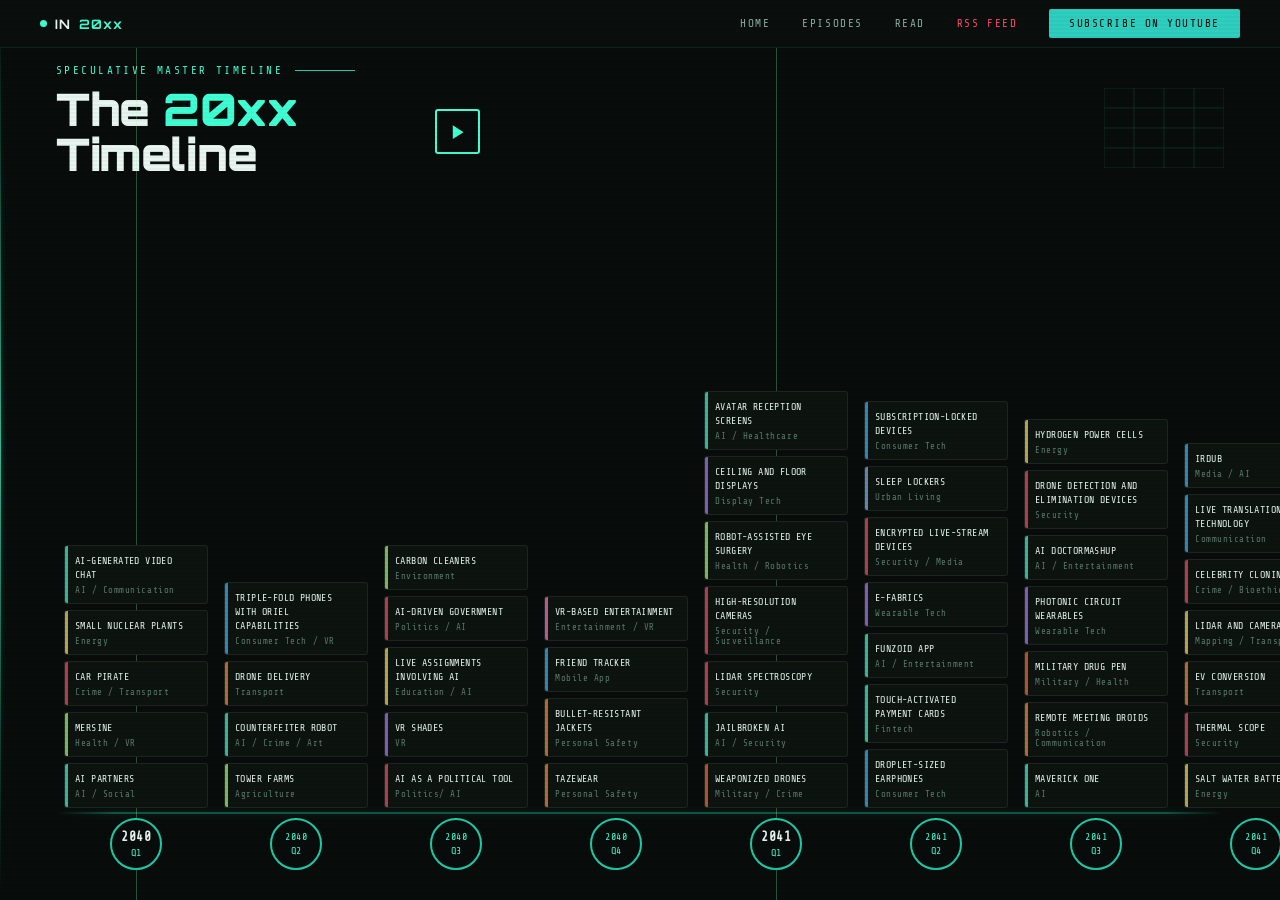
<file: timeline.html>
<!DOCTYPE html>
<html lang="en">
<head>
<meta charset="UTF-8">
<meta name="viewport" content="width=device-width, initial-scale=1.0">
<title>The 20xx Timeline</title>
<link rel="preconnect" href="https://fonts.googleapis.com">
<link href="https://fonts.googleapis.com/css2?family=Orbitron:wght@400;700;900&family=Share+Tech+Mono&family=Inter:wght@300;400;500&family=IBM+Plex+Mono:wght@300;400&display=swap" rel="stylesheet">
<style>
  :root {
    --bg: #080d0b;
    --bg2: #0d1410;
    --bg3: #111a16;
    --cyan: #3fffd4;
    --cyan-dim: #1ecba8;
    --cyan-faint: rgba(63,255,212,0.08);
    --cyan-border: rgba(63,255,212,0.25);
    --text: #c8e0d8;
    --text-dim: #5a7a6e;
    --text-mid: #8aada0;
    --white: #e8f5f0;
    --red: #ff4a6e;
    --orange: #ff8c42;
    --purple: #b47dff;
    --yellow: #ffe066;
    --green: #3fffd4;
    --timeline-height: 2px;
    --node-size: 52px;
  }

  * { box-sizing: border-box; margin: 0; padding: 0; }

  html, body {
    background: var(--bg);
    color: var(--text);
    font-family: 'Inter', sans-serif;
    height: 100vh;
    overflow: hidden;
  }

  body {
    display: flex;
    flex-direction: column;
  }

  /* ── NAV ── */
  nav {
    display: flex;
    align-items: center;
    justify-content: space-between;
    padding: 0 40px;
    height: 48px;
    background: #0a0f0d;
    border-bottom: 1px solid rgba(63,255,212,0.08);
    position: sticky;
    top: 0;
    z-index: 100;
  }
  .nav-logo {
    display: flex;
    align-items: center;
    gap: 8px;
    font-family: 'Orbitron', monospace;
    font-size: 13px;
    font-weight: 700;
    letter-spacing: 0.08em;
    color: var(--white);
    text-decoration: none;
  }
  .nav-logo .dot {
    width: 7px; height: 7px;
    border-radius: 50%;
    background: var(--cyan);
    flex-shrink: 0;
    animation: blink 1.4s ease-in-out infinite;
  }
  @keyframes blink {
    0%, 100% { opacity: 1; }
    50%       { opacity: 0; }
  }
  .nav-logo span { color: var(--cyan); }
  .nav-links {
    display: flex;
    align-items: center;
    gap: 32px;
  }
  .nav-links a {
    font-family: 'Share Tech Mono', monospace;
    font-size: 11px;
    letter-spacing: 0.14em;
    color: var(--text-mid);
    text-decoration: none;
    text-transform: uppercase;
    transition: color 0.2s;
  }
  .nav-links a:hover { color: var(--white); }
  .nav-subscribe {
    font-family: 'IBM Plex Mono', monospace;
    font-size: 11px;
    letter-spacing: 0.12em;
    text-transform: uppercase;
    color: #060A0C !important;
    background: #2ECFBF;
    padding: 8px 20px;
    border-radius: 2px;
    text-decoration: none;
    transition: background 0.2s, color 0.2s !important;
    border: none;
    cursor: pointer;
  }
  .nav-subscribe:hover {
    background: #E07040 !important;
    color: #E8EDF0 !important;
  }
  .nav-subscribe svg {
    flex-shrink: 0;
    width: 18px;
    height: 13px;
  }
  header {
    padding: 16px 56px 0;
    position: relative;
    flex-shrink: 0;
  }

  .label-tag {
    font-family: 'Share Tech Mono', monospace;
    font-size: 11px;
    letter-spacing: 0.22em;
    color: var(--cyan);
    text-transform: uppercase;
    display: flex;
    align-items: center;
    gap: 12px;
    margin-bottom: 10px;
  }
  .label-tag::after {
    content: '';
    flex: 0 0 60px;
    height: 1px;
    background: var(--cyan-dim);
  }

  h1 {
    font-family: 'Orbitron', monospace;
    font-size: clamp(32px, 3.5vw, 56px);
    font-weight: 900;
    line-height: 1.0;
    letter-spacing: -0.01em;
    color: var(--white);
    margin-bottom: 10px;
  }
  h1 span { color: var(--cyan); }

  /* ── PLAY/PAUSE BUTTON ── */
  .title-row {
    display: flex;
    align-items: center;
    gap: 18px;
    margin-bottom: 10px;
  }
  .title-row h1 {
    margin-bottom: 0;
  }
  .play-btn {
    margin-left: 120px;
    display: flex;
    align-items: center;
    justify-content: center;
    flex-shrink: 0;
    height: clamp(32px, 3.5vw, 56px);
    width: clamp(32px, 3.5vw, 56px);
    background: transparent;
    border: 2px solid var(--cyan);
    border-radius: 3px;
    cursor: pointer;
    transition: background 0.2s;
    padding: 0;
  }
  .play-btn:hover { background: var(--cyan-faint); }
  .play-btn svg { width: 45%; height: 45%; fill: var(--cyan); }
  .play-btn.playing { background: var(--cyan-faint); }

  .subtitle {
    font-size: 13px;
    font-weight: 300;
    color: var(--text-mid);
    max-width: 540px;
    line-height: 1.6;
    margin-bottom: 14px;
  }
  .subtitle em { font-style: italic; color: var(--text); }

  /* ── FILTERS ── */
  .filters {
    display: flex;
    flex-wrap: wrap;
    gap: 8px;
    margin-bottom: 32px;
    padding: 0 56px;
  }

  .filter-btn {
    display: flex;
    align-items: center;
    gap: 7px;
    padding: 6px 14px;
    border: 1px solid rgba(255,255,255,0.12);
    background: transparent;
    border-radius: 3px;
    cursor: pointer;
    font-family: 'Share Tech Mono', monospace;
    font-size: 11px;
    letter-spacing: 0.1em;
    color: var(--text-mid);
    text-transform: uppercase;
    transition: all 0.2s;
  }
  .filter-btn .dot {
    width: 7px; height: 7px;
    border-radius: 50%;
    flex-shrink: 0;
  }
  .filter-btn:hover, .filter-btn.active {
    border-color: var(--cyan-border);
    color: var(--white);
    background: var(--cyan-faint);
  }
  .filter-btn.active { border-color: var(--cyan); }

  /* ── SCROLL HINT ── */
  .scroll-hint {
    padding: 0 56px;
    margin-bottom: 2px;
    font-family: 'Share Tech Mono', monospace;
    font-size: 11px;
    color: var(--text-dim);
    letter-spacing: 0.1em;
    display: flex;
    align-items: center;
    gap: 8px;
    flex-shrink: 0;
  }
  .scroll-hint::before {
    content: '← →';
    color: var(--cyan-dim);
  }

  /* ── TIMELINE CONTAINER ── */
  .timeline-wrapper {
    flex: 1;
    min-height: 0;
    position: relative;
    overflow-x: auto;
    overflow-y: hidden;
    padding: 0 56px 0;
    cursor: grab;
    scrollbar-width: thin;
    scrollbar-color: var(--cyan-dim) var(--bg2);
  }
  .timeline-wrapper:active { cursor: grabbing; }
  .timeline-wrapper::-webkit-scrollbar { height: 4px; }
  .timeline-wrapper::-webkit-scrollbar-track { background: var(--bg2); }
  .timeline-wrapper::-webkit-scrollbar-thumb { background: var(--cyan-dim); border-radius: 2px; }

  .timeline-inner {
    position: relative;
    display: flex;
    align-items: flex-end;
    gap: 0;
    padding-top: 12px;
    padding-bottom: 20px;
    height: 100%;
    overflow: visible;
  }

  /* ── HORIZONTAL LINE ── */
  .timeline-line {
    position: absolute;
    bottom: calc(60px + var(--node-size)/2);
    left: 0;
    right: 0;
    height: var(--timeline-height);
    background: linear-gradient(90deg, transparent 0%, var(--cyan-dim) 5%, var(--cyan-dim) 95%, transparent 100%);
    opacity: 0.35;
    pointer-events: none;
  }
  .timeline-line-glow {
    position: absolute;
    bottom: calc(60px + var(--node-size)/2 - 1px);
    left: 0;
    right: 0;
    height: 4px;
    background: linear-gradient(90deg, transparent 0%, var(--cyan) 5%, var(--cyan) 95%, transparent 100%);
    opacity: 0.08;
    pointer-events: none;
    filter: blur(3px);
  }

  .date-col {
    display: flex;
    flex-direction: column;
    align-items: center;
    min-width: 160px;
    position: relative;
    flex-shrink: 0;
    justify-content: flex-end;
    overflow: visible;
  }

  .cards-above {
    display: flex;
    flex-direction: column-reverse;
    justify-content: flex-start;
    align-items: center;
    gap: 6px;
    padding-bottom: 10px;
    width: 150px;
  }

  /* Node */
  .node {
    width: var(--node-size);
    height: var(--node-size);
    border-radius: 50%;
    border: 2px solid var(--cyan-dim);
    background: var(--bg);
    display: flex;
    flex-direction: column;
    align-items: center;
    justify-content: center;
    font-family: 'Share Tech Mono', monospace;
    font-size: 10px;
    color: var(--cyan);
    letter-spacing: 0.05em;
    text-align: center;
    line-height: 1.4;
    position: relative;
    flex-shrink: 0;
    z-index: 2;
    transition: all 0.25s;
  }
  .node.q1-marker span:first-child {
    font-size: 13px;
    font-weight: 700;
    color: var(--white);
  }
  .node::before {
    content: '';
    position: absolute;
    inset: -4px;
    border-radius: 50%;
    border: 1px solid var(--cyan-border);
    opacity: 0;
    transition: opacity 0.25s;
  }
  .date-col:hover .node::before { opacity: 1; }

  /* Q1 vertical lines — fixed, full viewport height */
  .q1-line {
    position: fixed;
    top: 0;
    bottom: 0;
    width: 1px;
    background: rgba(163, 255, 180, 0.28);
    pointer-events: none;
    z-index: 0;
  }

  /* Cards below */
  .cards-below {
    padding-top: 10px;
    display: flex;
    flex-direction: column;
    gap: 6px;
    align-items: center;
    width: 150px;
  }

  /* ── EVENT CARD ── */
  .event-card {
    width: 144px;
    padding: 8px 10px;
    background: var(--bg2);
    border: 1px solid rgba(255,255,255,0.07);
    border-radius: 3px;
    cursor: pointer;
    transition: all 0.2s;
    position: relative;
    overflow: hidden;
    z-index: 51;
  }
  .event-card::before {
    content: '';
    position: absolute;
    left: 0; top: 0; bottom: 0;
    width: 3px;
    background: var(--card-color, var(--cyan));
    opacity: 0.7;
  }
  .event-card:hover {
    border-color: var(--card-color, var(--cyan));
    background: var(--bg3);
    transform: translateY(-2px);
    box-shadow: 0 4px 20px rgba(0,0,0,0.4);
  }
  .event-card.hidden { display: none; }

  .event-card .card-title {
    font-family: 'Share Tech Mono', monospace;
    font-size: 10px;
    color: var(--white);
    letter-spacing: 0.04em;
    line-height: 1.4;
    text-transform: uppercase;
  }
  .event-card .card-cat {
    font-size: 9px;
    color: var(--text-dim);
    margin-top: 3px;
    font-family: 'Share Tech Mono', monospace;
    letter-spacing: 0.06em;
  }

  /* ── MODAL ── */
  .modal-overlay {
    position: fixed;
    inset: 0;
    background: rgba(8,13,11,0.88);
    z-index: 1000;
    display: flex;
    align-items: center;
    justify-content: center;
    opacity: 0;
    pointer-events: none;
    transition: opacity 0.25s;
    backdrop-filter: blur(4px);
  }
  .modal-overlay.open {
    opacity: 1;
    pointer-events: all;
  }

  .modal {
    background: var(--bg2);
    border: 1px solid var(--cyan-border);
    border-radius: 4px;
    padding: 40px 44px;
    max-width: 520px;
    width: 90vw;
    position: relative;
    transform: translateY(12px);
    transition: transform 0.25s;
    box-shadow: 0 0 60px rgba(63,255,212,0.06), 0 20px 60px rgba(0,0,0,0.6);
  }
  .modal-overlay.open .modal { transform: translateY(0); }

  .modal-date {
    font-family: 'Share Tech Mono', monospace;
    font-size: 11px;
    color: var(--cyan);
    letter-spacing: 0.15em;
    text-transform: uppercase;
    margin-bottom: 6px;
  }
  .modal-title {
    font-family: 'Orbitron', monospace;
    font-size: 22px;
    font-weight: 700;
    color: var(--white);
    line-height: 1.2;
    margin-bottom: 8px;
  }
  .modal-cat {
    display: inline-block;
    font-family: 'Share Tech Mono', monospace;
    font-size: 10px;
    color: var(--text-dim);
    letter-spacing: 0.12em;
    text-transform: uppercase;
    border: 1px solid rgba(255,255,255,0.1);
    padding: 3px 8px;
    border-radius: 2px;
    margin-bottom: 24px;
  }
  .modal-desc {
    font-size: 15px;
    font-weight: 300;
    color: var(--text-mid);
    line-height: 1.8;
  }
  .modal-close {
    position: absolute;
    top: 16px; right: 16px;
    background: none;
    border: none;
    color: var(--text-dim);
    cursor: pointer;
    font-family: 'Share Tech Mono', monospace;
    font-size: 12px;
    letter-spacing: 0.1em;
    padding: 6px 10px;
    transition: color 0.15s;
  }
  .modal-close:hover { color: var(--cyan); }

  .modal-divider {
    height: 1px;
    background: var(--cyan-border);
    margin: 24px 0;
  }

  /* color strip at top of modal */
  .modal-strip {
    position: absolute;
    top: 0; left: 0; right: 0;
    height: 3px;
    border-radius: 4px 4px 0 0;
  }

  /* ── SWEEPING LINE ── */
  .sweep-line {
    position: fixed;
    top: 0;
    bottom: 0;
    width: 0.5px;
    background: linear-gradient(
      to bottom,
      transparent 0%,
      rgba(63, 255, 212, 0.15) 15%,
      rgba(63, 255, 212, 0.7) 50%,
      rgba(63, 255, 212, 0.15) 85%,
      transparent 100%
    );
    pointer-events: none;
    z-index: 50;
    filter: blur(0.2px);
    animation: sweep 10s linear infinite;
  }
  .sweep-line::after {
    content: '';
    position: absolute;
    top: 0; bottom: 0;
    left: -3px; right: -3px;
    background: inherit;
    filter: blur(2px);
    opacity: 0.15;
  }
  @keyframes sweep {
    0%   { left: -4px; opacity: 0; }
    2%   { opacity: 1; }
    98%  { opacity: 1; }
    100% { left: 100vw; opacity: 0; }
  }
  body::after {
    content: '';
    position: fixed;
    inset: 0;
    background: repeating-linear-gradient(
      0deg,
      transparent,
      transparent 2px,
      rgba(0,0,0,0.03) 2px,
      rgba(0,0,0,0.03) 4px
    );
    pointer-events: none;
    z-index: 9999;
  }

  /* ── CORNER DECORATION ── */
  .corner-grid {
    position: absolute;
    top: 40px; right: 56px;
    width: 120px; height: 80px;
    opacity: 0.12;
    pointer-events: none;
  }

  /* responsive */
  @media (max-width: 600px) {
    header { padding: 28px 24px 0; }
    .filters, .stats-bar, .scroll-hint { padding: 0 24px; }
    .timeline-wrapper { padding: 0 24px 60px; }
    h1 { font-size: 40px; }
  }
</style>
</head>
<body>

<!-- Sweeping line -->
<div class="sweep-line"></div>

<!-- Modal -->
<div class="modal-overlay" id="modal" role="dialog" aria-modal="true">
  <div class="modal" id="modal-box">
    <div class="modal-strip" id="modal-strip"></div>
    <button class="modal-close" id="modal-close">[ CLOSE ]</button>
    <div class="modal-date" id="modal-date"></div>
    <div class="modal-title" id="modal-title"></div>
    <div class="modal-cat" id="modal-cat"></div>
    <div class="modal-divider"></div>
    <div class="modal-desc" id="modal-desc"></div>
  </div>
</div>

<nav>
  <a class="nav-logo" href="index.html">
    <span class="dot"></span>IN <span>20xx</span>
  </a>
  <div class="nav-links">
    <a href="https://in20xx.com/index">Home</a>
    <a href="https://redcircle.com/shows/dd44d057-b58f-4ee0-ad5b-8c7a41368c72" target="_blank">Episodes</a>
    <a href="read/">Read</a>
    <a href="https://feeds.redcircle.com/dd44d057-b58f-4ee0-ad5b-8c7a41368c72" target="_blank" style="color: var(--red);">RSS Feed</a>
    <a class="nav-subscribe" href="https://www.youtube.com/@In20xx" target="_blank">Subscribe on YouTube</a>
  </div>
</nav>

<header>
  <!-- Corner SVG decoration -->
  <svg class="corner-grid" viewBox="0 0 120 80" fill="none" xmlns="http://www.w3.org/2000/svg">
    <line x1="0" y1="0" x2="120" y2="0" stroke="#3fffd4" stroke-width="1"/>
    <line x1="0" y1="20" x2="120" y2="20" stroke="#3fffd4" stroke-width="1"/>
    <line x1="0" y1="40" x2="120" y2="40" stroke="#3fffd4" stroke-width="1"/>
    <line x1="0" y1="60" x2="120" y2="60" stroke="#3fffd4" stroke-width="1"/>
    <line x1="0" y1="80" x2="120" y2="80" stroke="#3fffd4" stroke-width="1"/>
    <line x1="0" y1="0" x2="0" y2="80" stroke="#3fffd4" stroke-width="1"/>
    <line x1="30" y1="0" x2="30" y2="80" stroke="#3fffd4" stroke-width="1"/>
    <line x1="60" y1="0" x2="60" y2="80" stroke="#3fffd4" stroke-width="1"/>
    <line x1="90" y1="0" x2="90" y2="80" stroke="#3fffd4" stroke-width="1"/>
    <line x1="120" y1="0" x2="120" y2="80" stroke="#3fffd4" stroke-width="1"/>
  </svg>

  <div class="label-tag">Speculative Master Timeline</div>
  <div class="title-row">
    <h1>The <span>20xx</span><br>Timeline</h1>
    <button class="play-btn" id="play-btn" title="Play sample episode">
      <svg id="play-icon" viewBox="0 0 24 24" xmlns="http://www.w3.org/2000/svg"><polygon points="5,3 19,12 5,21"/></svg>
      <svg id="pause-icon" viewBox="0 0 24 24" xmlns="http://www.w3.org/2000/svg" style="display:none"><rect x="5" y="3" width="4" height="18"/><rect x="15" y="3" width="4" height="18"/></svg>
    </button>
  </div>
</header>

<div class="timeline-wrapper" id="timeline-wrapper">
  <div class="timeline-inner" id="timeline-inner">
    <div class="timeline-line"></div>
    <div class="timeline-line-glow"></div>
  </div>
</div>

<script>
// ── AUDIO PLAY/PAUSE ─────────────────────────────────────────
const audio = new Audio('https://stream.redcircle.com/episodes/7764eea2-11ba-41fc-be2f-69e7f57ce80b/stream.mp3');
const playBtn = document.getElementById('play-btn');
const playIcon = document.getElementById('play-icon');
const pauseIcon = document.getElementById('pause-icon');

playBtn.addEventListener('click', () => {
  if (audio.paused) {
    audio.play();
    playIcon.style.display = 'none';
    pauseIcon.style.display = '';
    playBtn.classList.add('playing');
  } else {
    audio.pause();
    playIcon.style.display = '';
    pauseIcon.style.display = 'none';
    playBtn.classList.remove('playing');
  }
});

audio.addEventListener('ended', () => {
  playIcon.style.display = '';
  pauseIcon.style.display = 'none';
  playBtn.classList.remove('playing');
});

// ── CSV DATA ────────────────────────────────────────────────
// To add events: edit this CSV string (keep the header row).
// Events loaded from Events.csv

// ── CATEGORY COLORS ─────────────────────────────────────────
const CAT_COLORS = {
  'AI':              '#3fffd4',
  'Security':        '#ff4a6e',
  'Energy':          '#ffe066',
  'Transport':       '#ff8c42',
  'Health':          '#a8ff78',
  'VR':              '#b47dff',
  'Crime':           '#ff4a6e',
  'Military':        '#ff6b35',
  'Consumer Tech':   '#3fb8ff',
  'Wearable Tech':   '#b47dff',
  'Environment':     '#a8ff78',
  'Social':          '#ff78c4',
  'Education':       '#ffe066',
  'Agriculture':     '#a8ff78',
  'Media':           '#3fb8ff',
  'Fintech':         '#3fffd4',
  'Robotics':        '#ff8c42',
  'Communication':   '#3fb8ff',
  'Entertainment':   '#ff78c4',
  'Urban Living':    '#8ab4f8',
  'Politics':        '#ff4a6e',
  'Personal Safety': '#ff8c42',
  'Mobile App':      '#3fb8ff',
  'Mapping':         '#ffe066',
  'Display Tech':    '#b47dff',
  'Bioethics':       '#ff4a6e',
};

function getCatColor(category) {
  const parts = category.split('/').map(s => s.trim());
  for (const p of parts) {
    if (CAT_COLORS[p]) return CAT_COLORS[p];
  }
  return '#3fffd4';
}

// ── PARSE CSV ───────────────────────────────────────────────
function parseCSV(csv) {
  const lines = csv.trim().split('\n');
  const headers = lines[0].split(',');
  return lines.slice(1).map(line => {
    const cols = [];
    let cur = '', inQ = false;
    for (let i = 0; i < line.length; i++) {
      if (line[i] === '"') { inQ = !inQ; }
      else if (line[i] === ',' && !inQ) { cols.push(cur); cur = ''; }
      else { cur += line[i]; }
    }
    cols.push(cur);
    const obj = {};
    headers.forEach((h, i) => obj[h.trim()] = (cols[i] || '').trim());
    return obj;
  }).filter(r => r.Date && r.Title);
}

// ── EXTRACT UNIQUE CATEGORIES ────────────────────────────────
function extractCategories(events) {
  const set = new Set();
  events.forEach(e => {
    e.Category.split('/').forEach(c => set.add(c.trim()));
  });
  return [...set].sort();
}

// ── GROUP BY DATE ────────────────────────────────────────────
function groupByDate(events) {
  const map = {};
  events.forEach(e => {
    if (!map[e.Date]) map[e.Date] = [];
    map[e.Date].push(e);
  });
  // Sort keys
  const sorted = Object.keys(map).sort((a, b) => {
    const [ya, qa] = a.split(' ');
    const [yb, qb] = b.split(' ');
    return ya !== yb ? ya.localeCompare(yb) : (qa||'').localeCompare(qb||'');
  });
  return sorted.map(d => ({ date: d, events: map[d] }));
}

// ── STATE ────────────────────────────────────────────────────
fetch(`Events.csv?ts=${Date.now()}`, { cache: 'no-store' })
  .then(r => {
    if (!r.ok) throw new Error(`Failed to load Events.csv (${r.status})`);
    return r.text();
  })
  .then(CSV_DATA => {
    const events = parseCSV(CSV_DATA);
const allCategories = extractCategories(events);
let activeFilters = new Set(); // empty = show all

// ── BUILD TIMELINE ───────────────────────────────────────────
const inner = document.getElementById('timeline-inner');
const grouped = groupByDate(events);

// alternating: odd-indexed dates put cards above, even below
grouped.forEach((group, gi) => {
  const col = document.createElement('div');
  col.className = 'date-col';

  const above = document.createElement('div');
  above.className = 'cards-above';

  const node = document.createElement('div');
  node.className = 'node';
  const [yr, qt] = group.date.split(' ');
  node.innerHTML = `<span>${yr}</span><span>${qt || ''}</span>`;
  if (qt === 'Q1') node.classList.add('q1-marker');

  const below = document.createElement('div');
  below.className = 'cards-below';

  // All cards above the node
  group.events.forEach(ev => {
    above.appendChild(buildCard(ev));
  });

  col.appendChild(above);
  col.appendChild(node);
  col.appendChild(below);
  inner.appendChild(col);
});

// ── Q1 VERTICAL LINES ────────────────────────────────────────
// Collect all Q1 nodes, create a fixed-position line per node,
// and keep them aligned as the user scrolls horizontally.
const q1Nodes = [];
document.querySelectorAll('.node').forEach(node => {
  if (node.querySelector('span:last-child')?.textContent === 'Q1') {
    const line = document.createElement('div');
    line.className = 'q1-line';
    document.body.appendChild(line);
    q1Nodes.push({ node, line });
  }
});

function updateQ1Lines() {
  q1Nodes.forEach(({ node, line }) => {
    const rect = node.getBoundingClientRect();
    const cx = rect.left + rect.width / 2;
    line.style.left = cx + 'px';
  });
}

updateQ1Lines();
window.addEventListener('scroll', updateQ1Lines);
document.getElementById('timeline-wrapper').addEventListener('scroll', updateQ1Lines);
window.addEventListener('resize', updateQ1Lines);

function buildCard(ev) {
  const card = document.createElement('div');
  card.className = 'event-card';
  const color = getCatColor(ev.Category);
  card.style.setProperty('--card-color', color);
  const catParts = ev.Category.split('/').map(c => c.trim());
  card.dataset.cats = catParts.join('|');

  const title = document.createElement('div');
  title.className = 'card-title';
  title.textContent = ev.Title;

  const cat = document.createElement('div');
  cat.className = 'card-cat';
  cat.textContent = ev.Category;

  card.appendChild(title);
  card.appendChild(cat);

  card.addEventListener('click', () => openModal(ev, color));
  return card;
}

// ── MODAL ────────────────────────────────────────────────────
const overlay = document.getElementById('modal');
const modalClose = document.getElementById('modal-close');

function openModal(ev, color) {
  document.getElementById('modal-date').textContent = ev.Date;
  document.getElementById('modal-title').textContent = ev.Title;
  document.getElementById('modal-cat').textContent = ev.Category;
  document.getElementById('modal-desc').textContent = ev.Description;
  document.getElementById('modal-strip').style.background = color;
  overlay.classList.add('open');
}

modalClose.addEventListener('click', closeModal);
overlay.addEventListener('click', e => { if (e.target === overlay) closeModal(); });
document.addEventListener('keydown', e => { if (e.key === 'Escape') closeModal(); });

function closeModal() { overlay.classList.remove('open'); }

// ── DRAG SCROLL ──────────────────────────────────────────────
const wrapper = document.getElementById('timeline-wrapper');
let isDragging = false, startX, scrollLeft;

wrapper.addEventListener('mousedown', e => {
  isDragging = true;
  startX = e.pageX - wrapper.offsetLeft;
  scrollLeft = wrapper.scrollLeft;
  wrapper.style.cursor = 'grabbing';
});
document.addEventListener('mouseup', () => {
  isDragging = false;
  wrapper.style.cursor = 'grab';
});
wrapper.addEventListener('mousemove', e => {
  if (!isDragging) return;
  e.preventDefault();
  const x = e.pageX - wrapper.offsetLeft;
  wrapper.scrollLeft = scrollLeft - (x - startX);
});

// Touch support
wrapper.addEventListener('touchstart', e => {
  startX = e.touches[0].pageX - wrapper.offsetLeft;
  scrollLeft = wrapper.scrollLeft;
}, { passive: true });
wrapper.addEventListener('touchmove', e => {
  const x = e.touches[0].pageX - wrapper.offsetLeft;
  wrapper.scrollLeft = scrollLeft - (x - startX);
}, { passive: true });
  })
  .catch(err => {
    const inner = document.getElementById('timeline-inner');
    inner.innerHTML = `
      <div style="padding:32px;color:var(--text-mid);font-family:'Share Tech Mono', monospace; letter-spacing:0.08em;">
        Timeline data could not load.
      </div>
    `;
    console.error(err);
  });
</script>
</body>
</html>
</file>
<file: read/read.css>
:root {
  --teal: #2ecfbf;
  --teal-dim: #1a8a82;
  --rust: #c4622d;
  --rust-bright: #e07040;
  --steel: #8a9ba8;
  --black: #060a0c;
  --black-mid: #0d1416;
  --black-light: #151d21;
  --black-card: #111820;
  --white: #e8edf0;
  --border: rgba(46, 207, 191, 0.16);
}

*, *::before, *::after { box-sizing: border-box; }

html, body { margin: 0; min-height: 100%; }

html { background: var(--black); scroll-behavior: smooth; }

body {
  background: var(--black);
  color: var(--white);
  font-family: "Syne", sans-serif;
  line-height: 1.6;
}

body::before {
  background-image: url("data:image/svg+xml,%3Csvg viewBox='0 0 256 256' xmlns='http://www.w3.org/2000/svg'%3E%3Cfilter id='noise'%3E%3CfeTurbulence type='fractalNoise' baseFrequency='.9' numOctaves='4' stitchTiles='stitchTiles'/%3E%3C/filter%3E%3Crect width='100%25' height='100%25' filter='url(%23noise)' opacity='.035'/%3E%3C/svg%3E");
  content: "";
  inset: 0;
  opacity: .4;
  pointer-events: none;
  position: fixed;
  z-index: 9999;
}

.grid-bg {
  background-image: linear-gradient(rgba(46,207,191,.03) 1px, transparent 1px), linear-gradient(90deg, rgba(46,207,191,.03) 1px, transparent 1px);
  background-size: 60px 60px;
}

a { color: inherit; }

.site-nav {
  align-items: center;
  backdrop-filter: blur(16px);
  background: rgba(6,10,12,.9);
  border-bottom: 1px solid var(--border);
  display: flex;
  height: 64px;
  justify-content: space-between;
  padding: 0 48px;
  position: fixed;
  inset: 0 0 auto;
  z-index: 1000;
}

.site-logo {
  align-items: center;
  display: flex;
  font: 900 13px/1 "Orbitron", monospace;
  gap: 10px;
  letter-spacing: .12em;
  text-decoration: none;
}

.site-logo__text { color: inherit; }
.site-logo__text b, .read-heading h1 span {
  color: var(--teal);
  font-weight: inherit;
}

.site-logo i {
  animation: pulse 2s ease-in-out infinite;
  background: var(--teal);
  border-radius: 50%;
  height: 6px;
  width: 6px;
}

@keyframes pulse { 50% { opacity: .4; transform: scale(.7); } }

.site-links { align-items: center; display: flex; gap: 30px; }

.site-links a {
  color: var(--steel);
  font: 400 11px/1 "IBM Plex Mono", monospace;
  letter-spacing: .15em;
  text-decoration: none;
  text-transform: uppercase;
  transition: color .2s;
}

.site-links a:hover, .site-links a.active { color: var(--teal); }

.site-links .subscribe {
  background: var(--teal);
  border-radius: 2px;
  color: var(--black);
  padding: 10px 18px;
}

.site-links .subscribe:hover { background: var(--rust-bright); color: var(--white); }

.read-main { margin: 0 auto; max-width: 1440px; padding: 132px 48px 80px; }

.read-heading { margin-bottom: 54px; max-width: 780px; }

.eyebrow, .story-intro time, .story-card time {
  color: var(--teal);
  font: 400 11px/1.4 "IBM Plex Mono", monospace;
  letter-spacing: .2em;
  text-transform: uppercase;
}

.read-heading h1 {
  font: 900 clamp(38px, 7vw, 92px)/.96 "Orbitron", monospace;
  letter-spacing: -.045em;
  margin: 15px 0 22px;
  text-transform: uppercase;
}

.read-heading > p:last-child { color: var(--steel); font-size: 18px; margin: 0; }

.story-grid {
  display: grid;
  gap: 22px;
  grid-template-columns: repeat(auto-fit, minmax(min(100%, 320px), 1fr));
}

.story-card {
  background: var(--black-card);
  border: 1px solid var(--border);
  display: flex;
  flex-direction: column;
  min-width: 280px;
  overflow: hidden;
  text-decoration: none;
  transition: border-color .25s, transform .25s, box-shadow .25s;
}

.story-card:hover {
  border-color: rgba(46,207,191,.55);
  box-shadow: 0 14px 44px rgba(0,0,0,.35);
  transform: translateY(-4px);
}

.story-card__image {
  aspect-ratio: 9 / 1;
  display: block;
  object-fit: cover;
  width: 100%;
}

.story-card__image--missing, .story-banner--missing {
  background: linear-gradient(110deg, var(--teal-dim), var(--black-light) 55%, var(--rust));
}

.story-card__body { display: flex; flex: 1; flex-direction: column; padding: 24px; }

.story-card h2 {
  font: 700 20px/1.25 "Orbitron", monospace;
  margin: 12px 0 10px;
}

.story-card p { color: var(--steel); margin: 0 0 24px; }

.story-card__body > span {
  color: var(--teal);
  font: 400 11px/1 "IBM Plex Mono", monospace;
  letter-spacing: .12em;
  margin-top: auto;
  text-transform: uppercase;
}

.story-card__body b { color: var(--rust-bright); font-size: 16px; }

.empty-state { color: var(--steel); }

/* The header, prose, and story rail are separate rows. Only the prose scrolls. */
.story-page { height: 100vh; overflow: hidden; }

.story-shell {
  display: grid;
  grid-template-rows: auto minmax(0, 1fr) auto;
  height: 100vh;
  padding-top: 64px;
}

.story-header { background: var(--black-mid); border-bottom: 1px solid var(--border); }

.story-banner {
  aspect-ratio: 9 / 1;
  display: block;
  max-height: 150px;
  min-height: 70px;
  object-fit: cover;
  width: 100%;
}

.story-intro {
  align-items: end;
  display: flex;
  gap: 28px;
  justify-content: space-between;
  margin: 0 auto;
  max-width: 1120px;
  padding: 18px 36px 20px;
}

.back-link {
  color: var(--steel);
  display: inline-block;
  font: 400 10px/1 "IBM Plex Mono", monospace;
  letter-spacing: .12em;
  margin-right: 18px;
  text-decoration: none;
  text-transform: uppercase;
}

.story-intro h1 {
  font: 700 clamp(24px, 3vw, 44px)/1.1 "Orbitron", monospace;
  margin: 10px 0 6px;
}

.story-intro p { color: var(--steel); margin: 0; max-width: 760px; }

.read-aloud {
  align-items: center;
  background: var(--teal);
  border-radius: 2px;
  color: var(--black);
  display: inline-flex;
  flex-shrink: 0;
  font: 600 11px/1 "IBM Plex Mono", monospace;
  gap: 9px;
  letter-spacing: .12em;
  padding: 13px 18px;
  text-decoration: none;
  text-transform: uppercase;
}

.read-aloud:hover { background: var(--rust-bright); color: var(--white); }

.story-prose {
  min-height: 0;
  overflow-y: auto;
  overscroll-behavior: contain;
  scrollbar-color: var(--teal-dim) var(--black-mid);
  scrollbar-width: thin;
}

.story-prose__inner {
  color: #d5dde0;
  font-family: Georgia, "Times New Roman", serif;
  font-size: clamp(17px, 1.4vw, 20px);
  line-height: 1.85;
  margin: 0 auto;
  max-width: 820px;
  padding: 40px 36px 64px;
}

.story-prose h1, .story-prose h2, .story-prose h3 {
  color: var(--white);
  font: 700 1.15em/1.4 "Orbitron", monospace;
  margin: 2.8em 0 1em;
}

.story-prose h1:first-child, .story-prose h2:first-child { margin-top: 0; }
.story-prose p { margin: 0 0 1.25em; }

.more-stories {
  align-items: stretch;
  background: var(--black-mid);
  border-top: 1px solid var(--border);
  display: grid;
  grid-template-columns: 126px minmax(0, 1fr);
  height: 82px;
  padding: 8px 28px;
}

.more-stories__label {
  align-items: center;
  color: var(--teal);
  display: flex;
  font: 600 11px/1.4 "IBM Plex Mono", monospace;
  letter-spacing: .16em;
  text-transform: uppercase;
}

.more-stories__rail { display: flex; gap: 12px; min-width: 0; overflow-x: auto; }

.more-stories .story-card { display: grid; flex: 0 0 280px; grid-template-columns: 68px 1fr; min-width: 0; }
.more-stories .story-card__image { aspect-ratio: auto; height: 100%; }
.more-stories .story-card__body { padding: 8px 12px; }
.more-stories .story-card h2 { font-size: 11px; margin: 3px 0; }
.more-stories .story-card p { display: none; }
.more-stories .story-card__body > span { font-size: 9px; }
.more-stories .story-card time { font-size: 7px; }

.only-story { align-self: center; color: var(--steel); font: 11px "IBM Plex Mono", monospace; }

.audio-overlay { display: none; inset: 0; place-items: center; position: fixed; z-index: 2000; }
.audio-overlay:target { display: grid; }
.audio-overlay__backdrop { background: rgba(0,0,0,.8); inset: 0; position: absolute; }

.audio-player {
  background: var(--black-card);
  border: 1px solid var(--teal-dim);
  box-shadow: 0 20px 80px #000;
  max-width: min(620px, calc(100vw - 32px));
  padding: 28px;
  position: relative;
  width: 100%;
  z-index: 1;
}

.audio-player > p { font: 600 13px "Orbitron", monospace; margin: 0 32px 20px 0; }
.audio-player__close { color: var(--steel); font-size: 28px; line-height: 1; position: absolute; right: 18px; text-decoration: none; top: 14px; }

@media (max-width: 780px) {
  .site-nav { height: 56px; padding: 0 18px; }
  .site-links { gap: 16px; }
  .site-links a { display: none; }
  .site-links a.active, .site-links .subscribe { display: block; }
  .site-links .subscribe { font-size: 9px; padding: 9px 10px; }
  .read-main { padding: 100px 20px 60px; }
  .read-heading { margin-bottom: 36px; }
  .story-shell { padding-top: 56px; }
  .story-banner { min-height: 54px; }
  .story-intro { align-items: start; padding: 14px 20px 16px; }
  .story-intro p { font-size: 14px; line-height: 1.4; }
  .read-aloud { font-size: 0; padding: 12px; }
  .read-aloud span { font-size: 13px; }
  .story-prose__inner { padding: 30px 22px 50px; }
  .more-stories { grid-template-columns: 104px minmax(0, 1fr); height: 70px; padding: 7px 14px; }
  .more-stories__label { font-size: 8px; padding: 0; }
  .more-stories .story-card { flex-basis: 230px; grid-template-columns: 54px 1fr; }
}

@media (max-height: 720px) {
  .story-banner { max-height: 90px; min-height: 44px; }
  .story-intro { padding-bottom: 12px; padding-top: 12px; }
  .story-intro h1 { font-size: 24px; margin: 5px 0 3px; }
  .more-stories { height: 70px; }
}
</file>
